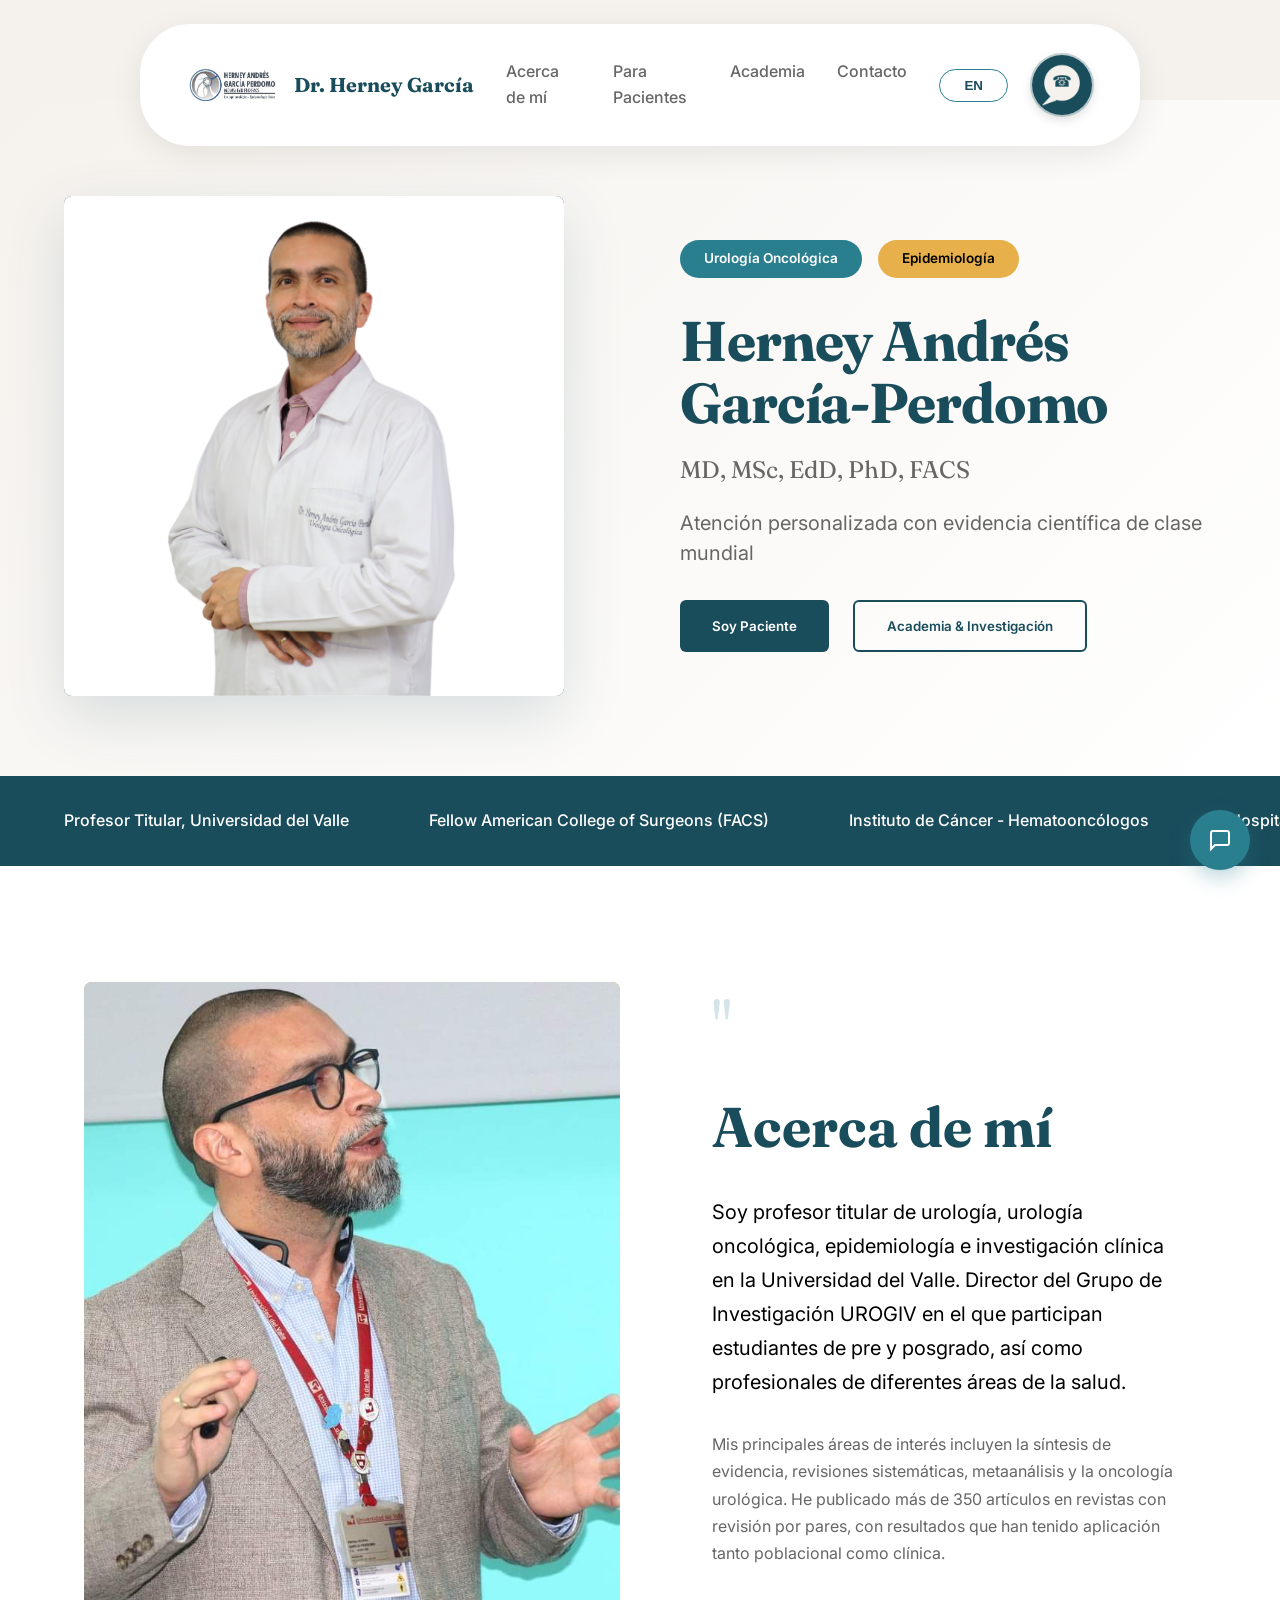
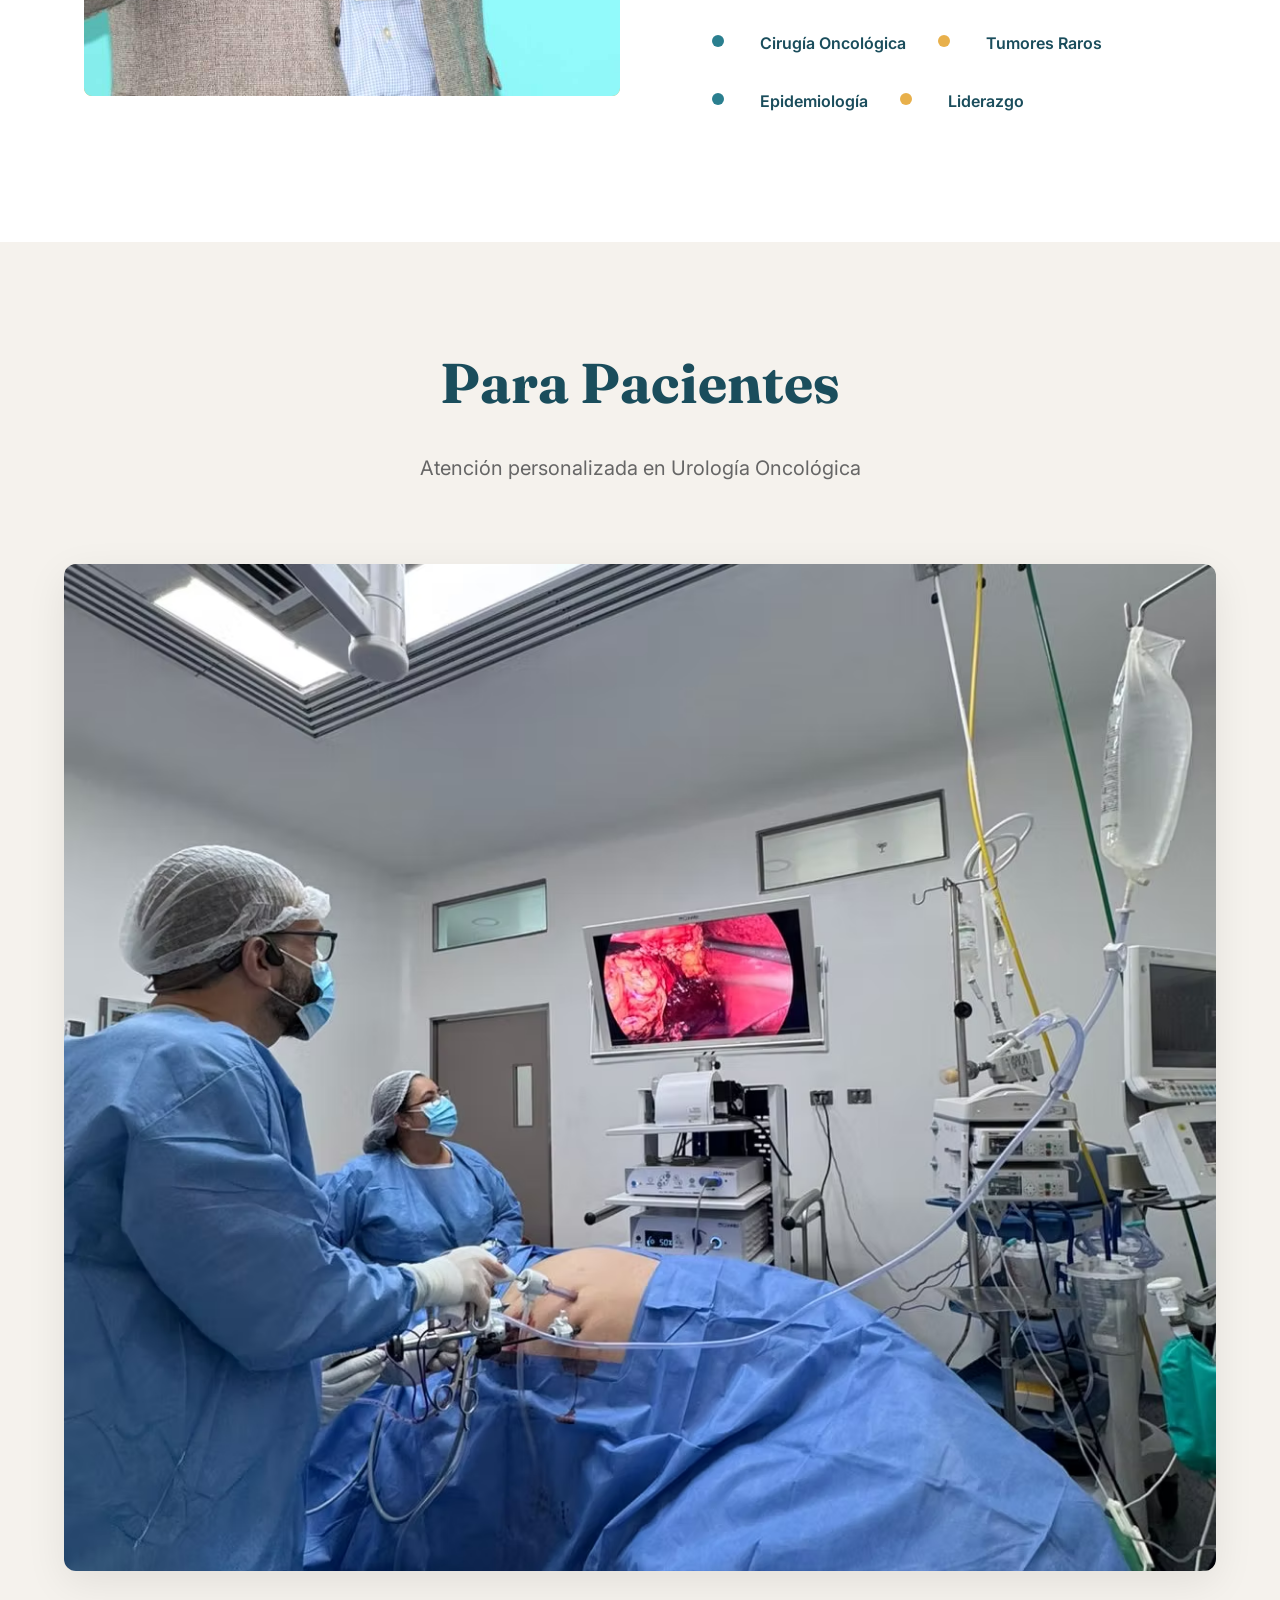
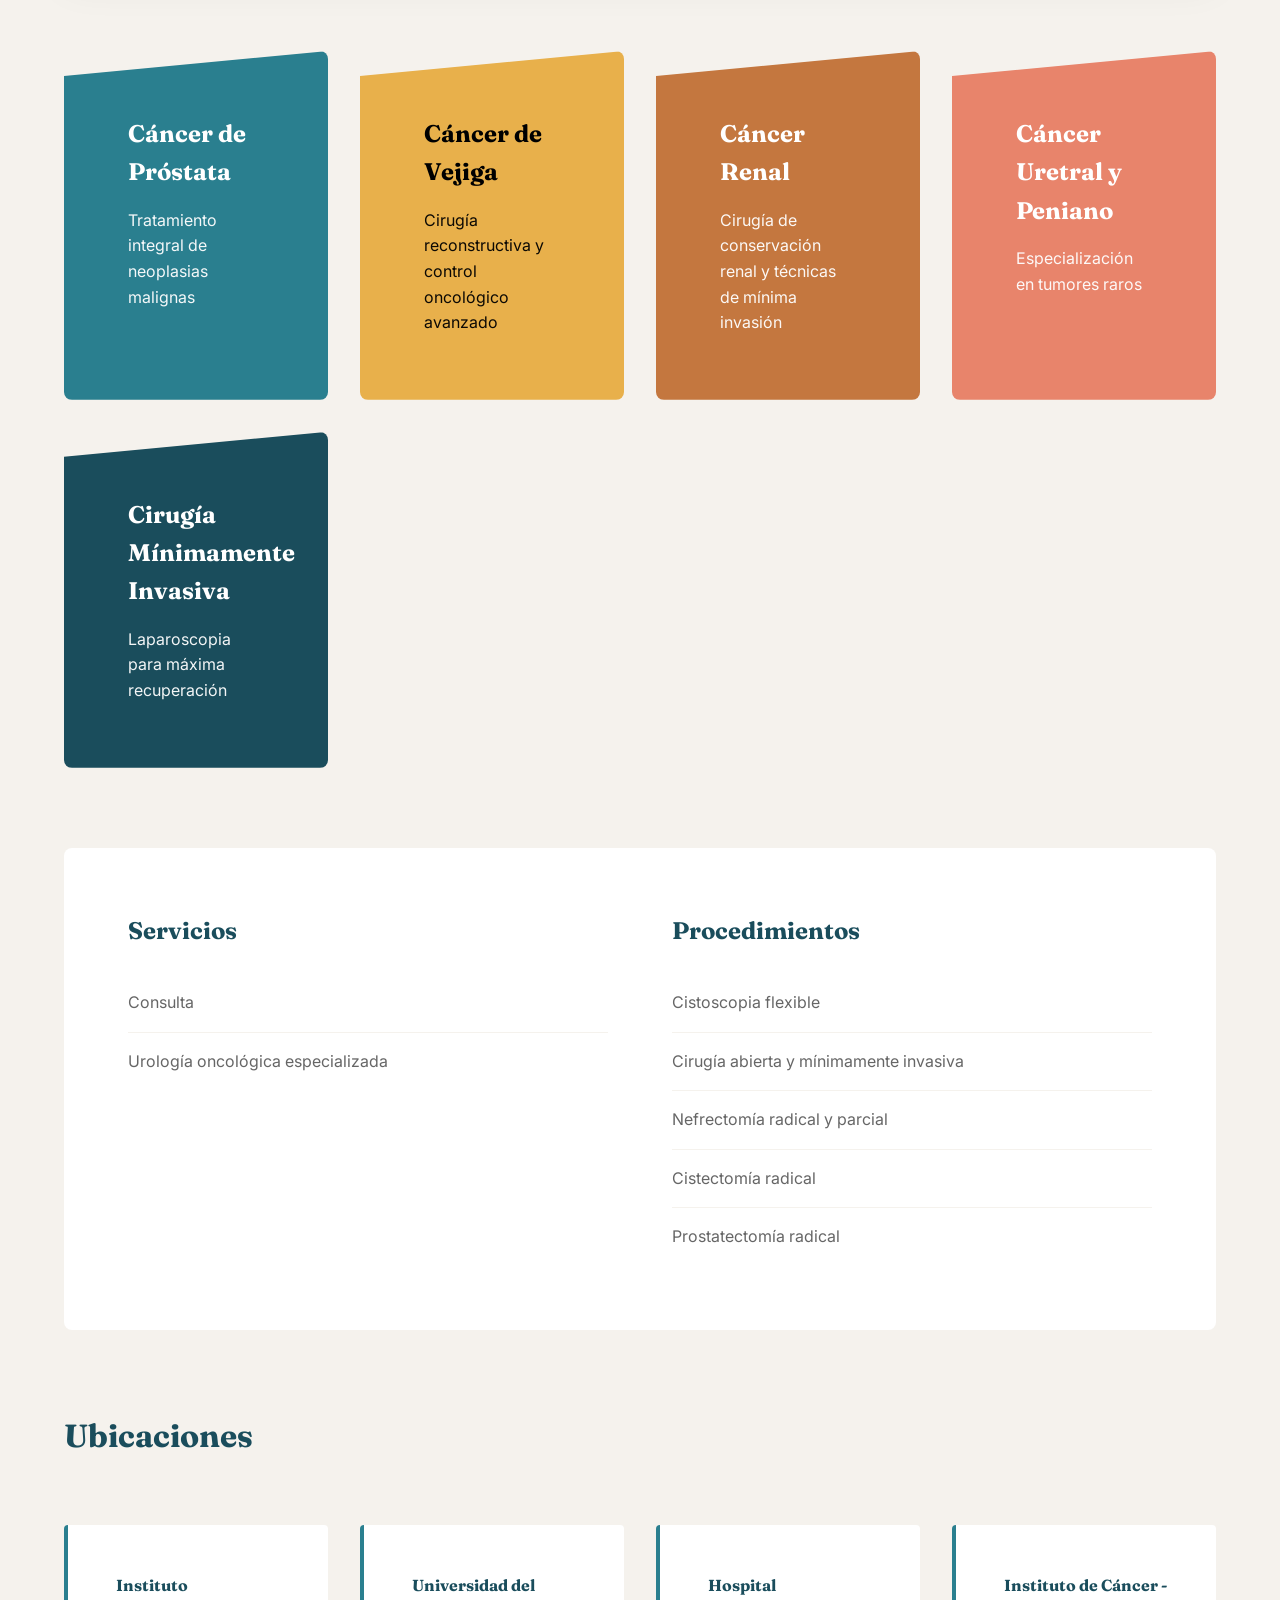
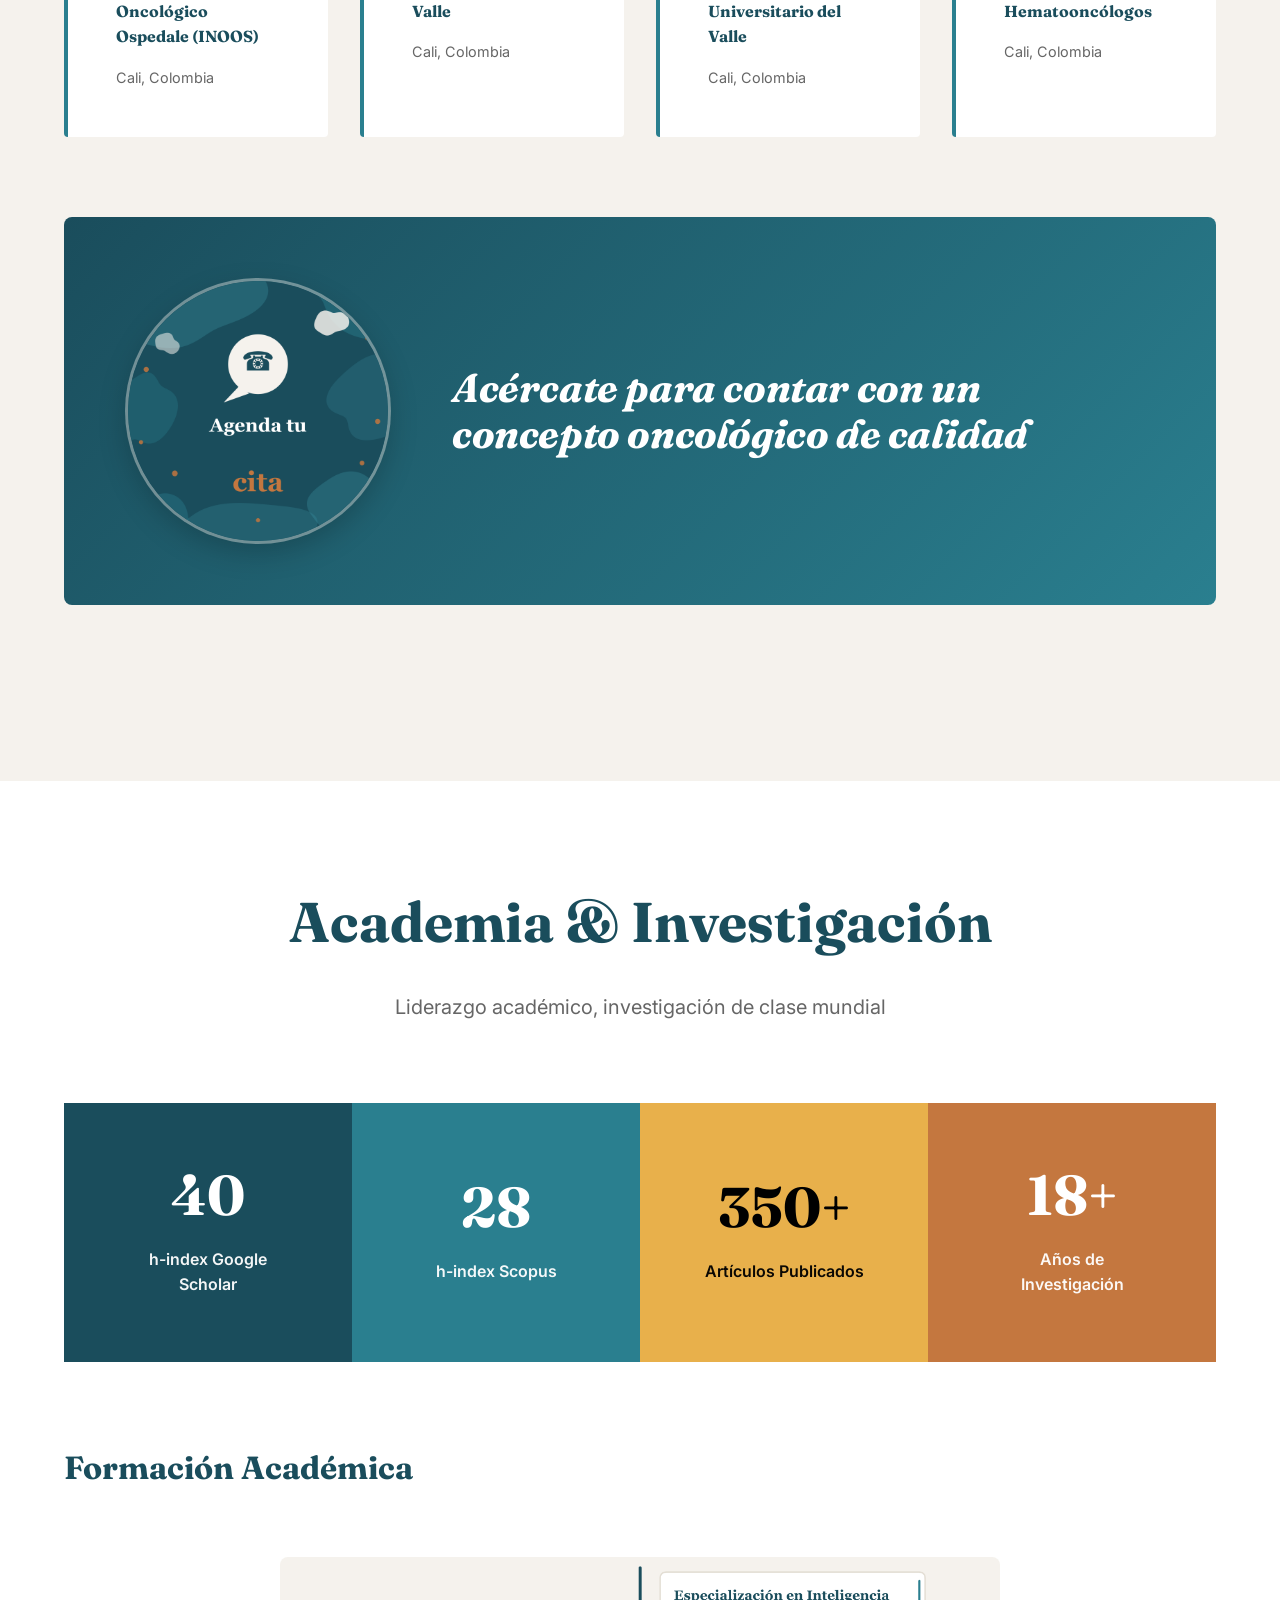
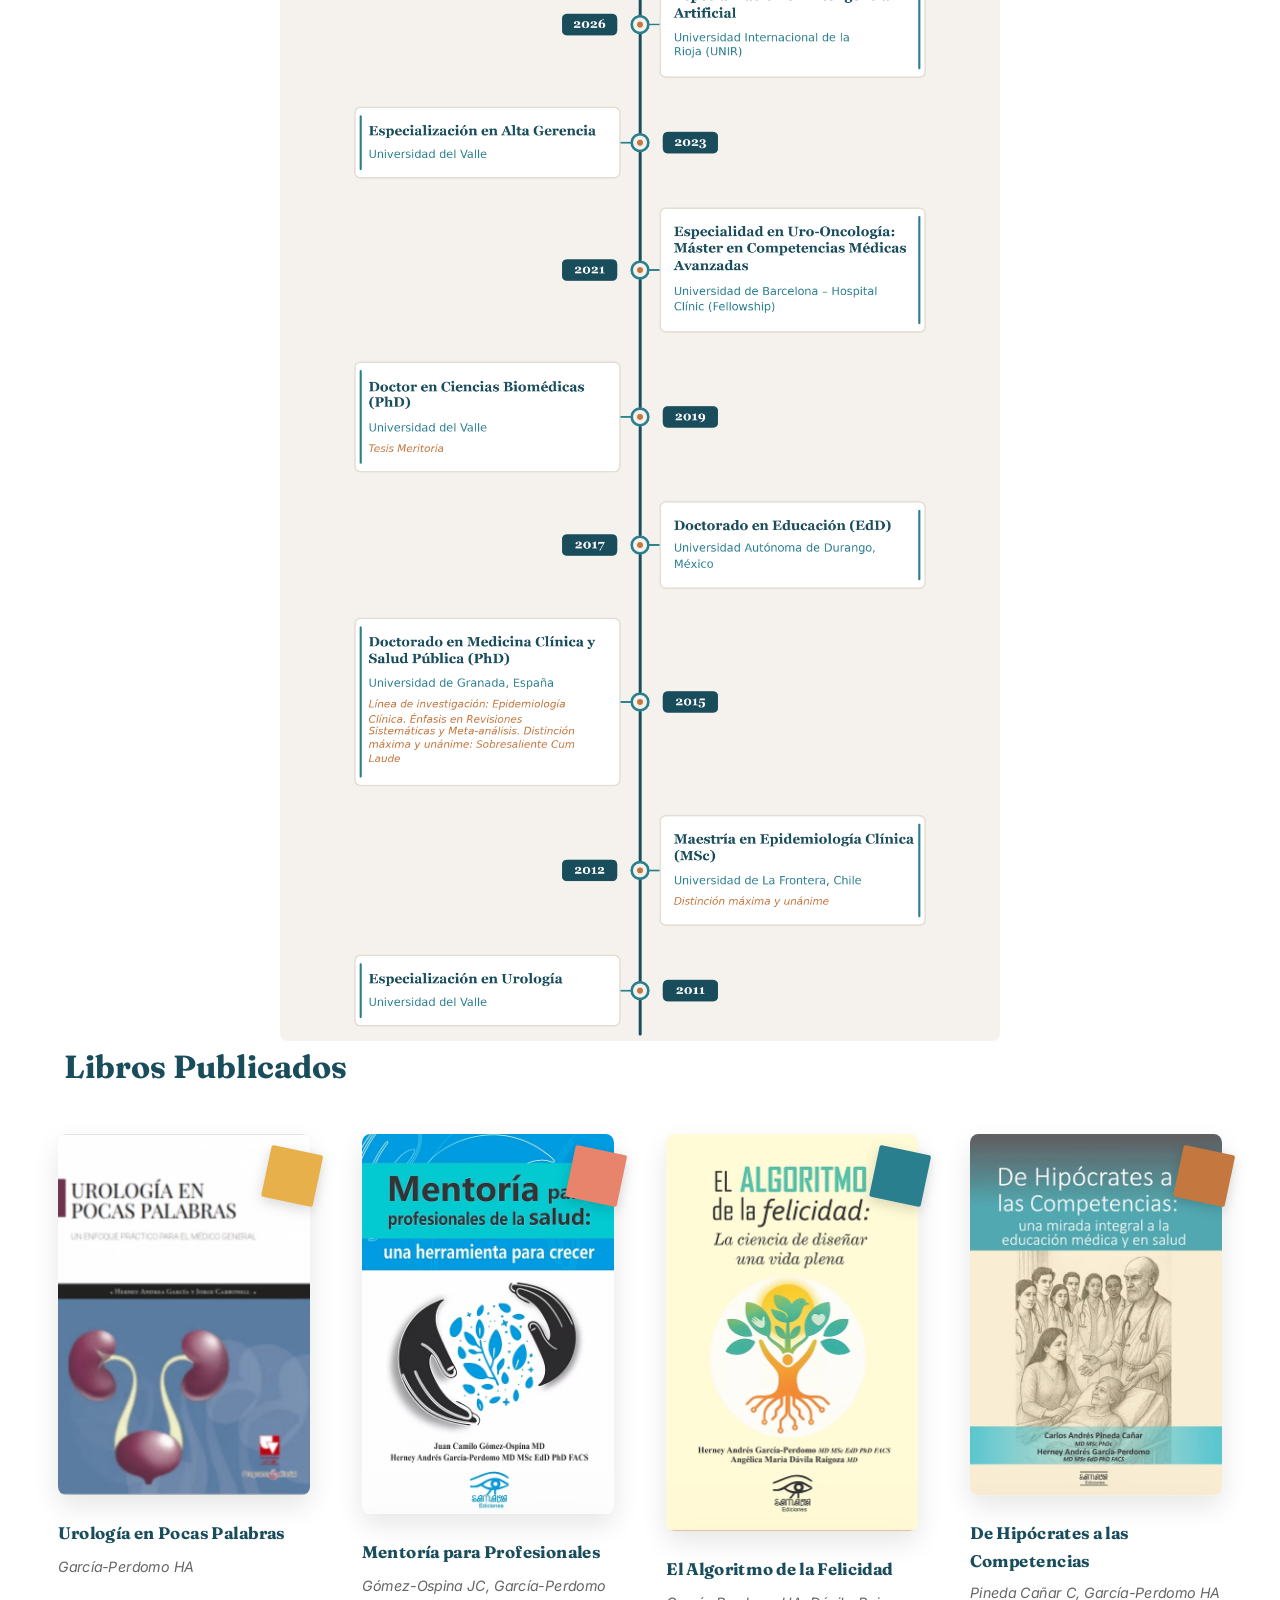
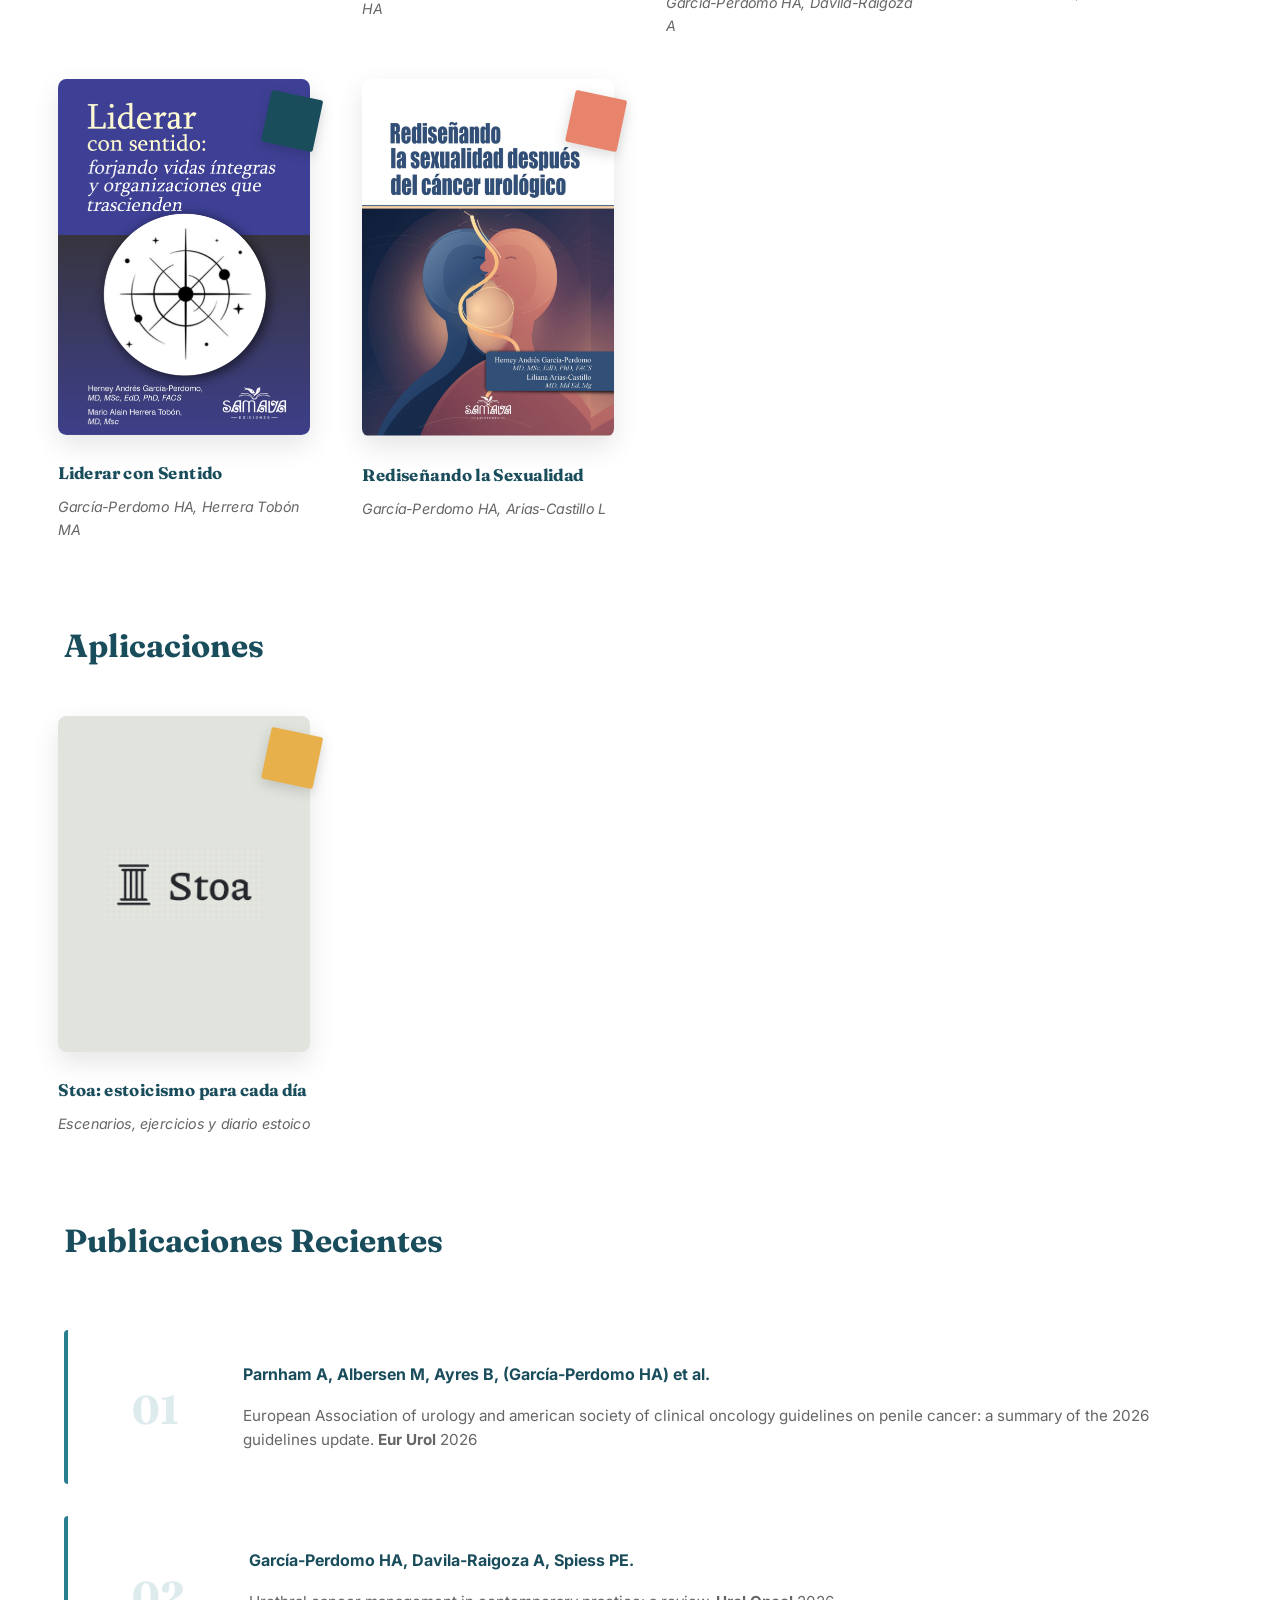
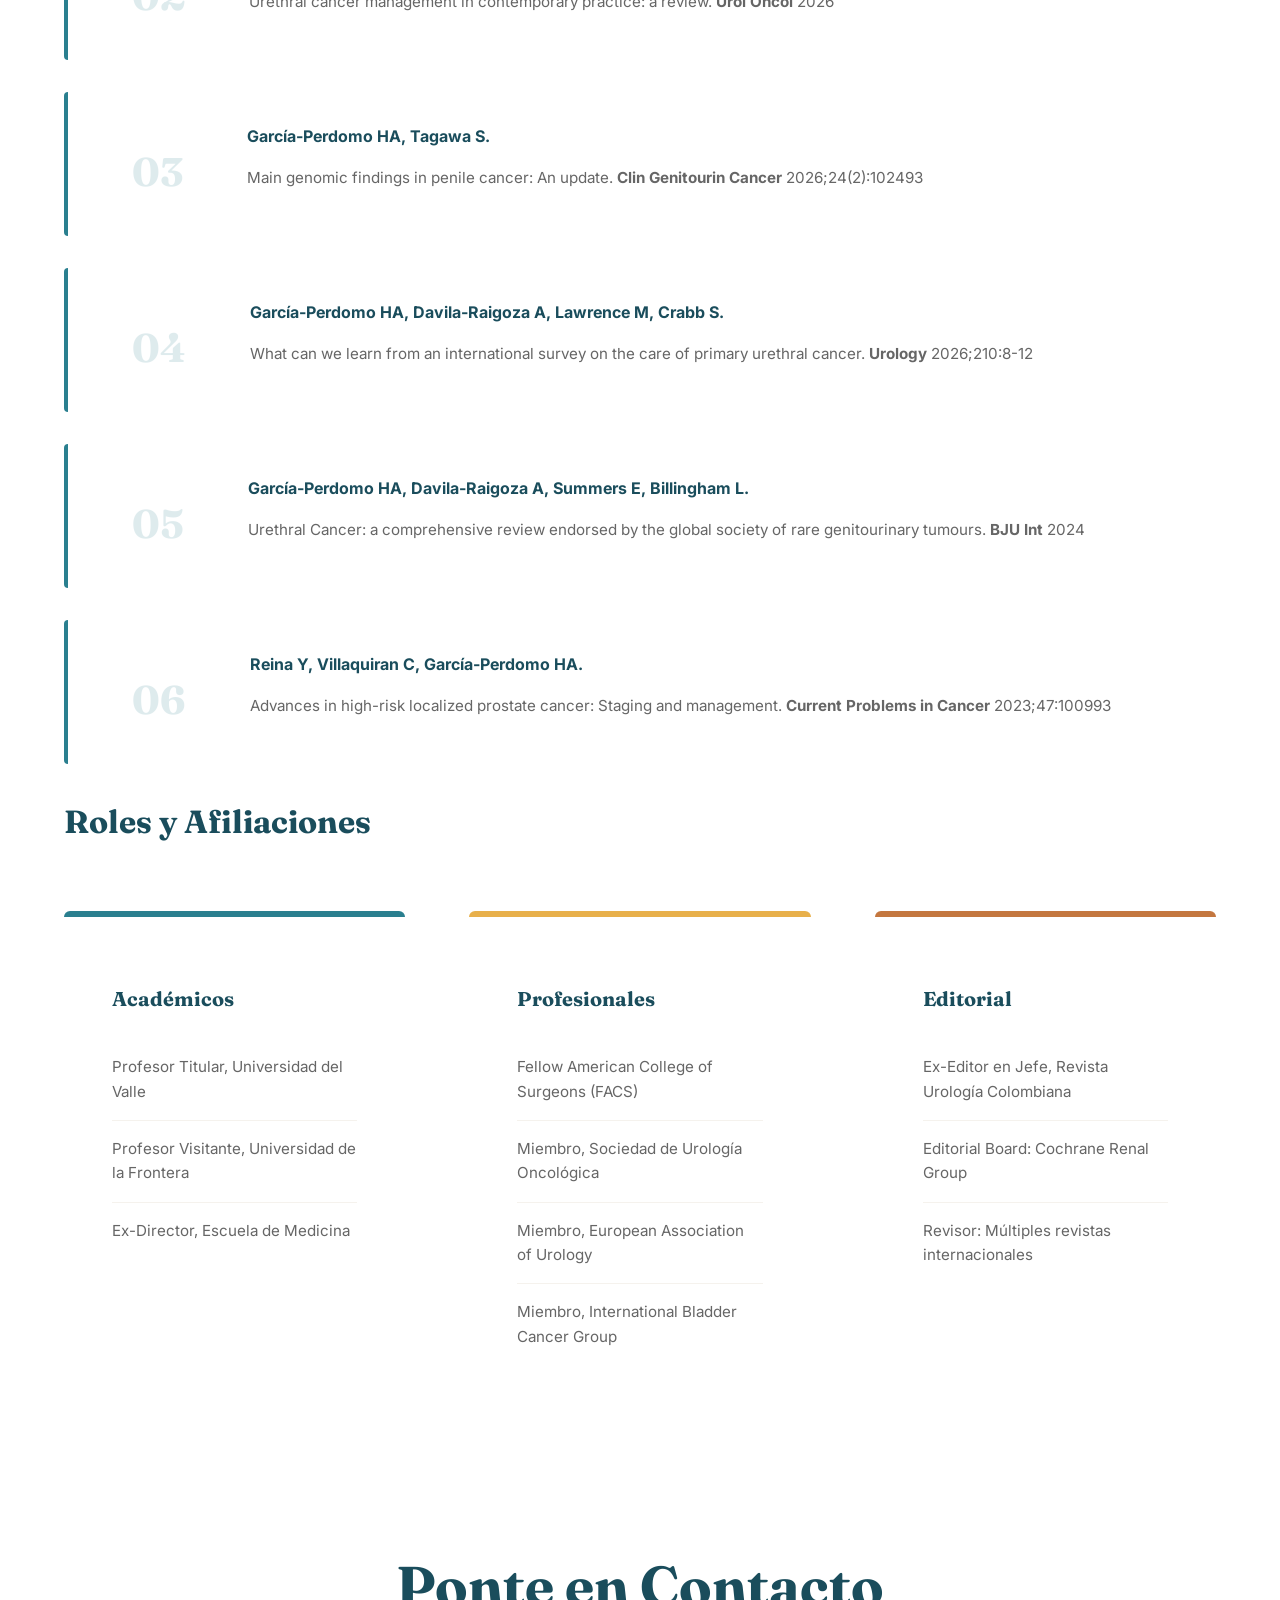
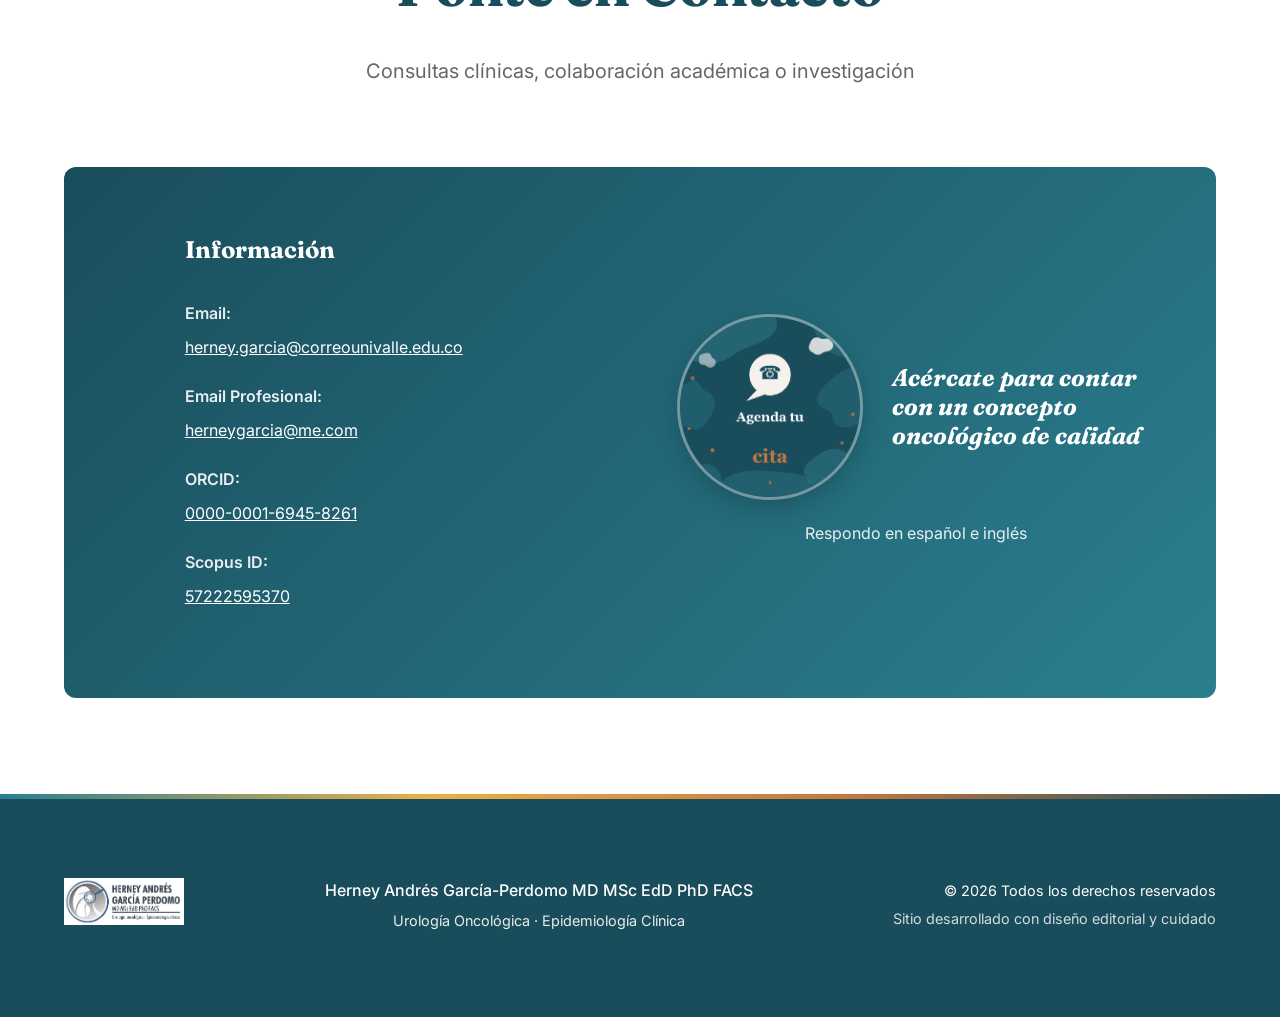
<file: index.html>
<!DOCTYPE html>
<html lang="es">

<head>
  <meta charset="UTF-8">
  <meta name="viewport" content="width=device-width, initial-scale=1.0">
  <title>Dr. Herney García-Perdomo | Urología Oncológica</title>
  <meta name="description" content="Especialista en Urología Oncológica y Epidemiología Clínica. Cali, Colombia.">

  <link rel="icon" href="favicon.ico" sizes="any">
  <link rel="icon" type="image/png" href="assets/favicon-512.png">
  <link rel="apple-touch-icon" href="assets/apple-touch-icon.png">

  <link rel="preconnect" href="https://fonts.googleapis.com">
  <link rel="preconnect" href="https://fonts.gstatic.com" crossorigin>
  <link
    href="https://fonts.googleapis.com/css2?family=Fraunces:ital,opsz,wght@0,72,600;0,72,700;1,72,700&family=Inter:wght@400;500;600&display=swap"
    rel="stylesheet">

  <link rel="stylesheet" href="styles.css?v=4">
</head>

<body lang="es">

  <!-- Floating Pill Navbar -->
  <nav class="navbar" id="navbar">
    <div class="navbar-container">
      <div class="navbar-logo">
        <img src="assets/logo.jpg" alt="Dr. Herney García-Perdomo" class="logo-mark">
        <span class="logo-text">Dr. Herney García</span>
      </div>

      <div class="navbar-menu">
        <a href="#acerca" class="nav-link" data-es="Acerca de mí" data-en="About Me"></a>
        <a href="#pacientes" class="nav-link" data-es="Para Pacientes" data-en="For Patients"></a>
        <a href="#academia" class="nav-link" data-es="Academia" data-en="Academia"></a>
        <a href="#contact" class="nav-link" data-es="Contacto" data-en="Contact"></a>
      </div>

      <div class="navbar-actions">
        <button class="lang-toggle" id="langToggle" aria-label="Cambiar idioma">
          <span class="lang-es">ES</span>
          <span class="lang-en">EN</span>
        </button>
        <a href="consulta-virtual.html" class="cta-circle-link cta-circle-nav">
          <img class="cta-circle" src="assets/cta_icon_circle.png" alt="Agenda tu cita" data-alt-es="Agenda tu cita"
            data-alt-en="Book your appointment">
        </a>
      </div>
    </div>
  </nav>

  <!-- Hero Section -->
  <section class="hero" id="hero">
    <div class="hero-container">
      <div class="hero-image">
        <div class="hero-blob">
          <img src="assets/portrait.png" alt="Dr. Herney Andrés García-Perdomo" class="hero-portrait">
        </div>
      </div>

      <div class="hero-content">
        <div class="hero-badges">
          <span class="badge" data-es="Urología Oncológica" data-en="Urologic Oncology"></span>
          <span class="badge" data-es="Epidemiología" data-en="Epidemiology"></span>
        </div>

        <h1 class="hero-title">
          <span class="title-line">Herney Andrés</span>
          <span class="title-line">García-Perdomo</span>
          <span class="hero-credentials">MD, MSc, EdD, PhD, FACS</span>
        </h1>

        <p class="hero-tagline" data-es="Atención personalizada con evidencia científica de clase mundial"
          data-en="Personalized care backed by world-class scientific evidence"></p>

        <div class="hero-buttons">
          <button class="btn btn-primary" id="btnPatients" data-es="Soy Paciente" data-en="I'm a Patient"></button>
          <button class="btn btn-secondary" id="btnAcademia" data-es="Academia & Investigación"
            data-en="Academia & Research"></button>
        </div>
      </div>
    </div>

    <!-- Floating Contact Button -->
    <a href="mailto:herney.garcia@correounivalle.edu.co?subject=Contacto&body=Hola%20Dr.%20García,%20me%20gustaría%20comunicarme%20contigo"
      class="floating-whatsapp">
      <span class="sr-only" data-es="Escribir un correo" data-en="Send an email"></span>
      <svg width="24" height="24" viewBox="0 0 24 24" fill="none" stroke="currentColor" stroke-width="2" aria-hidden="true">
        <path d="M21 15a2 2 0 0 1-2 2H7l-4 4V5a2 2 0 0 1 2-2h14a2 2 0 0 1 2 2z"></path>
      </svg>
    </a>
  </section>

  <!-- Affiliations Marquee -->
  <section class="affiliations-marquee">
    <div class="marquee-container">
      <div class="marquee-content" id="marqueeContent">
        <span data-es="Profesor Titular, Universidad del Valle" data-en="Full Professor, Universidad del Valle"></span>
        <span data-es="Fellow American College of Surgeons (FACS)"
          data-en="Fellow American College of Surgeons (FACS)"></span>
        <span data-es="Instituto de Cáncer - Hematooncólogos" data-en="Instituto de Cáncer - Hematooncólogos"></span>
        <span data-es="Hospital Universitario del Valle" data-en="Hospital Universitario del Valle"></span>
        <span data-es="Instituto Oncológico Ospedale (INOOS)" data-en="Instituto Oncológico Ospedale (INOOS)"></span>
      </div>
    </div>
  </section>

  <!-- About Section -->
  <section class="section about" id="acerca">
    <div class="about-container">
      <div class="about-visual">
        <div class="about-frame">
          <img src="assets/about-portrait.jpg" alt="Dr. Herney García" class="about-image">
        </div>
      </div>

      <div class="about-content">
        <div class="about-mark">"</div>
        <h2 class="section-title" data-es="Acerca de mí" data-en="About Me"></h2>
        <p class="about-bio"
          data-es="Soy profesor titular de urología, urología oncológica, epidemiología e investigación clínica en la Universidad del Valle. Director del Grupo de Investigación UROGIV en el que participan estudiantes de pre y posgrado, así como profesionales de diferentes áreas de la salud."
          data-en="I am a full professor of urology, urologic oncology, epidemiology, and clinical research at Universidad del Valle. I direct the UROGIV Research Group, where undergraduate and graduate students work alongside healthcare professionals from different fields.">
        </p>
        <p class="about-bio-extended"
          data-es="Mis principales áreas de interés incluyen la síntesis de evidencia, revisiones sistemáticas, metaanálisis y la oncología urológica. He publicado más de 350 artículos en revistas con revisión por pares, con resultados que han tenido aplicación tanto poblacional como clínica."
          data-en="My main areas of interest include evidence synthesis, systematic reviews, meta-analyses, and urologic oncology. I have published more than 350 peer-reviewed articles, with findings applied at both the population and clinical level.">
        </p>

        <div class="trajectory-dots">
          <div class="trajectory-dot">
            <span class="dot-label" data-es="Cirugía Oncológica" data-en="Oncologic Surgery"></span>
          </div>
          <div class="trajectory-dot">
            <span class="dot-label" data-es="Tumores Raros" data-en="Rare Tumors"></span>
          </div>
          <div class="trajectory-dot">
            <span class="dot-label" data-es="Epidemiología" data-en="Epidemiology"></span>
          </div>
          <div class="trajectory-dot">
            <span class="dot-label" data-es="Liderazgo" data-en="Leadership"></span>
          </div>
        </div>
      </div>
    </div>
  </section>

  <!-- Patients Section -->
  <section class="section patients" id="pacientes">
    <div class="section-header">
      <h2 class="section-title" data-es="Para Pacientes" data-en="For Patients"></h2>
      <p class="section-subtitle" data-es="Atención personalizada en Urología Oncológica"
        data-en="Personalized Urologic Oncology Care"></p>
    </div>

    <div class="section-content">
      <!-- Surgery Visual -->
      <div class="surgery-showcase">
        <img src="assets/surgery.avif" alt="En quirófano" class="surgery-image">
      </div>

      <!-- Conditions Grid - Diagonal Cut Cards -->
      <div class="conditions-grid">
        <div class="condition-card condition-1">
          <h3 data-es="Cáncer de Próstata" data-en="Prostate Cancer"></h3>
          <p data-es="Tratamiento integral de neoplasias malignas" data-en="Comprehensive treatment of malignancies">
          </p>
        </div>
        <div class="condition-card condition-2">
          <h3 data-es="Cáncer de Vejiga" data-en="Bladder Cancer"></h3>
          <p data-es="Cirugía reconstructiva y control oncológico avanzado"
            data-en="Reconstructive surgery and advanced oncologic control"></p>
        </div>
        <div class="condition-card condition-3">
          <h3 data-es="Cáncer Renal" data-en="Kidney Cancer"></h3>
          <p data-es="Cirugía de conservación renal y técnicas de mínima invasión"
            data-en="Nephron-sparing surgery and minimally invasive techniques"></p>
        </div>
        <div class="condition-card condition-4">
          <h3 data-es="Cáncer Uretral y Peniano" data-en="Urethral & Penile Cancer"></h3>
          <p data-es="Especialización en tumores raros" data-en="Specialized care for rare tumors"></p>
        </div>
        <div class="condition-card condition-5">
          <h3 data-es="Cirugía Mínimamente Invasiva" data-en="Minimally Invasive Surgery"></h3>
          <p data-es="Laparoscopia para máxima recuperación" data-en="Laparoscopic techniques for optimal recovery"></p>
        </div>
      </div>

      <!-- Services & Procedures Panel -->
      <div class="services-panel">
        <div class="services-column">
          <h3 data-es="Servicios" data-en="Services"></h3>
          <ul class="services-list">
            <li data-es="Consulta" data-en="Consultation"></li>
            <li data-es="Urología oncológica especializada" data-en="Specialized urologic oncology"></li>
          </ul>
        </div>
        <div class="services-column">
          <h3 data-es="Procedimientos" data-en="Procedures"></h3>
          <ul class="procedures-list">
            <li data-es="Cistoscopia flexible" data-en="Flexible cystoscopy"></li>
            <li data-es="Cirugía abierta y mínimamente invasiva" data-en="Open and minimally invasive surgery"></li>
            <li data-es="Nefrectomía radical y parcial" data-en="Radical and partial nephrectomy"></li>
            <li data-es="Cistectomía radical" data-en="Radical cystectomy"></li>
            <li data-es="Prostatectomía radical" data-en="Radical prostatectomy"></li>
          </ul>
        </div>
      </div>

      <!-- Clinics Grid -->
      <div class="clinics-section">
        <h3 data-es="Ubicaciones" data-en="Locations"></h3>
        <div class="clinics-grid">
          <div class="clinic-card">
            <h4 data-es="Instituto Oncológico Ospedale (INOOS)" data-en="Instituto Oncológico Ospedale (INOOS)"></h4>
            <p data-es="Cali, Colombia" data-en="Cali, Colombia"></p>
          </div>
          <div class="clinic-card">
            <h4 data-es="Universidad del Valle" data-en="Universidad del Valle"></h4>
            <p data-es="Cali, Colombia" data-en="Cali, Colombia"></p>
          </div>
          <div class="clinic-card">
            <h4 data-es="Hospital Universitario del Valle" data-en="Hospital Universitario del Valle"></h4>
            <p data-es="Cali, Colombia" data-en="Cali, Colombia"></p>
          </div>
          <div class="clinic-card">
            <h4 data-es="Instituto de Cáncer - Hematooncólogos" data-en="Instituto de Cáncer - Hematooncólogos"></h4>
            <p data-es="Cali, Colombia" data-en="Cali, Colombia"></p>
          </div>
        </div>
      </div>

      <!-- Patient CTA -->
      <div class="patient-cta">
        <a href="consulta-virtual.html" class="cta-circle-link">
          <img class="cta-circle" src="assets/cta_es_circle.png" alt="Agenda tu cita"
            data-src-es="assets/cta_es_circle.png" data-src-en="assets/cta_en_circle.png" data-alt-es="Agenda tu cita"
            data-alt-en="Book your appointment">
        </a>
        <p class="patient-cta-phrase" data-es="Acércate para contar con un concepto oncológico de calidad"
          data-en="Reach out for a quality oncologic assessment"></p>
      </div>
    </div>
  </section>

  <!-- Academia Section -->
  <section class="section academia" id="academia">
    <div class="section-header">
      <h2 class="section-title" data-es="Academia & Investigación" data-en="Academia & Research"></h2>
      <p class="section-subtitle" data-es="Liderazgo académico, investigación de clase mundial"
        data-en="Academic leadership, world-class research"></p>
    </div>

    <div class="section-content">
      <!-- Research Metrics - Full Bleed Bands -->
      <div class="research-metrics">
        <div class="metric-band metric-1">
          <div class="metric-value">40</div>
          <div class="metric-label" data-es="h-index Google Scholar" data-en="h-index Google Scholar"></div>
        </div>
        <div class="metric-band metric-2">
          <div class="metric-value">28</div>
          <div class="metric-label" data-es="h-index Scopus" data-en="h-index Scopus"></div>
        </div>
        <div class="metric-band metric-3">
          <div class="metric-value">350+</div>
          <div class="metric-label" data-es="Artículos Publicados" data-en="Published Articles"></div>
        </div>
        <div class="metric-band metric-4">
          <div class="metric-value">18+</div>
          <div class="metric-label" data-es="Años de Investigación" data-en="Years of Research"></div>
        </div>
      </div>

      <!-- Education Timeline - Image -->
      <div class="education-section">
        <h3 data-es="Formación Académica" data-en="Formal Education"></h3>
        <div class="education-timeline-image">
          <img id="educationTimelineImg" src="assets/timeline_es.png" alt="Formación Académica" />
        </div>
      </div>

      <!-- Books Section - Fanned Cards -->
      <div class="books-section">
        <h3 data-es="Libros Publicados" data-en="Published Books"></h3>
        <div class="books-grid">
          <a href="https://libros.univalle.edu.co/index.php/programaeditorial/catalog/book/65" target="_blank"
            rel="noopener" class="book-card book-1">
            <div class="book-cover">
              <img src="assets/urologia.png" alt="Urología en Pocas Palabras" loading="lazy">
            </div>
            <div class="book-tag"></div>
            <div class="book-info">
              <h4 data-es="Urología en Pocas Palabras" data-en="Urology in a Nutshell"></h4>
              <p class="book-author">García-Perdomo HA</p>
            </div>
          </a>
          <a href="https://figshare.com/articles/book/Mentoria_para_profesionales_de_la_salud_Una_herramienta_para_crecer/25604952"
            target="_blank" rel="noopener" class="book-card book-2">
            <div class="book-cover">
              <img src="assets/mentoria.png" alt="Mentoría" loading="lazy">
            </div>
            <div class="book-tag"></div>
            <div class="book-info">
              <h4 data-es="Mentoría para Profesionales" data-en="Mentoring for Professionals"></h4>
              <p class="book-author">Gómez-Ospina JC, García-Perdomo HA</p>
            </div>
          </a>
          <a href="https://figshare.com/articles/book/El_algoritmo_de_la_felicidad_La_ciencia_de_dise_ar_una_vida_plena/29484134"
            target="_blank" rel="noopener" class="book-card book-3">
            <div class="book-cover">
              <img src="assets/felicidad.png" alt="El Algoritmo de la Felicidad" loading="lazy">
            </div>
            <div class="book-tag"></div>
            <div class="book-info">
              <h4 data-es="El Algoritmo de la Felicidad" data-en="The Algorithm of Happiness"></h4>
              <p class="book-author">García-Perdomo HA, Dávila-Raigoza A</p>
            </div>
          </a>
          <a href="https://figshare.com/articles/book/De_hipocrates_a_las_competencias_una_mirada_integral_a_la_educacion_medica_y_en_salud/31136665"
            target="_blank" rel="noopener" class="book-card book-4">
            <div class="book-cover">
              <img src="assets/hipocrates.png" alt="De Hipócrates" loading="lazy">
            </div>
            <div class="book-tag"></div>
            <div class="book-info">
              <h4 data-es="De Hipócrates a las Competencias" data-en="From Hippocrates to Competencies"></h4>
              <p class="book-author">Pineda Cañar C, García-Perdomo HA</p>
            </div>
          </a>
          <a href="https://doi.org/10.6084/m9.figshare.33111854" target="_blank" rel="noopener"
            class="book-card book-5">
            <div class="book-cover">
              <img src="assets/liderazgo.png" alt="Liderar con Sentido" loading="lazy">
            </div>
            <div class="book-tag"></div>
            <div class="book-info">
              <h4 data-es="Liderar con Sentido" data-en="Leading with Purpose"></h4>
              <p class="book-author">García-Perdomo HA, Herrera Tobón MA</p>
            </div>
          </a>
          <a href="https://doi.org/10.6084/m9.figshare.34510959" target="_blank" rel="noopener"
            class="book-card book-6">
            <div class="book-cover">
              <img src="assets/sexualidad.png" alt="Rediseñando la Sexualidad" loading="lazy">
            </div>
            <div class="book-tag"></div>
            <div class="book-info">
              <h4 data-es="Rediseñando la Sexualidad" data-en="Redesigning Sexuality"></h4>
              <p class="book-author">García-Perdomo HA, Arias-Castillo L</p>
            </div>
          </a>
        </div>
      </div>

      <!-- Apps Section - same fanned cards as the books -->
      <div class="books-section apps-section">
        <h3 data-es="Aplicaciones" data-en="Applications"></h3>
        <div class="books-grid apps-grid">
          <a href="https://herneygarcia.github.io/stoa/" target="_blank" rel="noopener" class="book-card book-1">
            <div class="book-cover app-cover">
              <img src="assets/stoa.png" alt="Stoa: estoicismo para cada día"
                data-alt-es="Stoa: estoicismo para cada día" data-alt-en="Stoa: Stoicism for every day" loading="lazy">
            </div>
            <div class="book-tag"></div>
            <div class="book-info">
              <h4 data-es="Stoa: estoicismo para cada día" data-en="Stoa: Stoicism for Every Day"></h4>
              <p class="book-author" data-es="Escenarios, ejercicios y diario estoico"
                data-en="Scenarios, exercises and a stoic journal (in Spanish)"></p>
            </div>
          </a>
        </div>
      </div>

      <!-- Publications - Numbered Magazine Style -->
      <div class="publications-section">
        <h3 data-es="Publicaciones Recientes" data-en="Recent Publications"></h3>
        <div class="publications-list">
          <div class="publication-item">
            <span class="pub-number">01</span>
            <div class="pub-content">
              <p class="publication-title">Parnham A, Albersen M, Ayres B, (García-Perdomo HA) et al.</p>
              <p class="publication-details">European Association of urology and american society of clinical oncology
                guidelines on penile cancer: a summary of the 2026 guidelines update. <strong>Eur Urol</strong> 2026</p>
            </div>
          </div>
          <div class="publication-item">
            <span class="pub-number">02</span>
            <div class="pub-content">
              <p class="publication-title">García-Perdomo HA, Davila-Raigoza A, Spiess PE.</p>
              <p class="publication-details">Urethral cancer management in contemporary practice: a review. <strong>Urol
                  Oncol</strong> 2026</p>
            </div>
          </div>
          <div class="publication-item">
            <span class="pub-number">03</span>
            <div class="pub-content">
              <p class="publication-title">García-Perdomo HA, Tagawa S.</p>
              <p class="publication-details">Main genomic findings in penile cancer: An update. <strong>Clin Genitourin
                  Cancer</strong> 2026;24(2):102493</p>
            </div>
          </div>
          <div class="publication-item">
            <span class="pub-number">04</span>
            <div class="pub-content">
              <p class="publication-title">García-Perdomo HA, Davila-Raigoza A, Lawrence M, Crabb S.</p>
              <p class="publication-details">What can we learn from an international survey on the care of primary
                urethral cancer. <strong>Urology</strong> 2026;210:8-12</p>
            </div>
          </div>
          <div class="publication-item">
            <span class="pub-number">05</span>
            <div class="pub-content">
              <p class="publication-title">García-Perdomo HA, Davila-Raigoza A, Summers E, Billingham L.</p>
              <p class="publication-details">Urethral Cancer: a comprehensive review endorsed by the global society of
                rare genitourinary tumours. <strong>BJU Int</strong> 2024</p>
            </div>
          </div>
          <div class="publication-item">
            <span class="pub-number">06</span>
            <div class="pub-content">
              <p class="publication-title">Reina Y, Villaquiran C, García-Perdomo HA.</p>
              <p class="publication-details">Advances in high-risk localized prostate cancer: Staging and management.
                <strong>Current Problems in Cancer</strong> 2023;47:100993
              </p>
            </div>
          </div>
        </div>
      </div>

      <!-- Roles & Affiliations -->
      <div class="roles-section">
        <h3 data-es="Roles y Afiliaciones" data-en="Roles & Affiliations"></h3>
        <div class="roles-grid">
          <div class="role-card role-academic">
            <div class="role-tab"></div>
            <h4 data-es="Académicos" data-en="Academic"></h4>
            <ul>
              <li data-es="Profesor Titular, Universidad del Valle" data-en="Full Professor, Universidad del Valle">
              </li>
              <li data-es="Profesor Visitante, Universidad de la Frontera"
                data-en="Visiting Professor, Universidad de la Frontera"></li>
              <li data-es="Ex-Director, Escuela de Medicina" data-en="Former Director, Escuela de Medicina"></li>
            </ul>
          </div>
          <div class="role-card role-professional">
            <div class="role-tab"></div>
            <h4 data-es="Profesionales" data-en="Professional"></h4>
            <ul>
              <li data-es="Fellow American College of Surgeons (FACS)"
                data-en="Fellow American College of Surgeons (FACS)"></li>
              <li data-es="Miembro, Sociedad de Urología Oncológica" data-en="Member, Society of Urologic Oncology">
              </li>
              <li data-es="Miembro, European Association of Urology" data-en="Member, European Association of Urology">
              </li>
              <li data-es="Miembro, International Bladder Cancer Group"
                data-en="Member, International Bladder Cancer Group"></li>
            </ul>
          </div>
          <div class="role-card role-editorial">
            <div class="role-tab"></div>
            <h4 data-es="Editorial" data-en="Editorial"></h4>
            <ul>
              <li data-es="Ex-Editor en Jefe, Revista Urología Colombiana"
                data-en="Former Editor-in-Chief, Revista Urología Colombiana"></li>
              <li data-es="Editorial Board: Cochrane Renal Group" data-en="Editorial Board: Cochrane Renal Group"></li>
              <li data-es="Revisor: Múltiples revistas internacionales"
                data-en="Reviewer: multiple international journals"></li>
            </ul>
          </div>
        </div>
      </div>
    </div>
  </section>

  <!-- Contact Section -->
  <section class="section contact" id="contact">
    <div class="contact-header">
      <h2 class="section-title" data-es="Ponte en Contacto" data-en="Get in Touch"></h2>
      <p class="section-subtitle" data-es="Consultas clínicas, colaboración académica o investigación"
        data-en="Clinical consultations, academic collaboration, or research inquiries"></p>
    </div>

    <div class="contact-container">
      <div class="contact-details">
        <h3 data-es="Información" data-en="Information"></h3>
        <div class="contact-item">
          <span data-es="Email:" data-en="Email:"></span>
          <a href="mailto:herney.garcia@correounivalle.edu.co">herney.garcia@correounivalle.edu.co</a>
        </div>
        <div class="contact-item">
          <span data-es="Email Profesional:" data-en="Professional Email:"></span>
          <a href="mailto:herneygarcia@me.com">herneygarcia@me.com</a>
        </div>
        <div class="contact-item">
          <span data-es="ORCID:" data-en="ORCID:"></span>
          <a href="https://orcid.org/0000-0001-6945-8261" target="_blank">0000-0001-6945-8261</a>
        </div>
        <div class="contact-item">
          <span data-es="Scopus ID:" data-en="Scopus ID:"></span>
          <a href="https://www.scopus.com/authid/detail.uri?authorId=57222595370" target="_blank">57222595370</a>
        </div>
      </div>

      <div class="contact-cta">
        <div class="contact-cta-row">
          <a href="consulta-virtual.html" class="cta-circle-link">
            <img class="cta-circle" src="assets/cta_es_circle.png" alt="Agenda tu cita"
              data-src-es="assets/cta_es_circle.png" data-src-en="assets/cta_en_circle.png" data-alt-es="Agenda tu cita"
              data-alt-en="Book your appointment">
          </a>
          <p class="contact-cta-phrase" data-es="Acércate para contar con un concepto oncológico de calidad"
            data-en="Reach out for a quality oncologic assessment"></p>
        </div>
        <p class="contact-note" data-es="Respondo en español e inglés" data-en="I respond in Spanish and English"></p>
      </div>
    </div>
  </section>

  <!-- Footer -->
  <footer class="footer">
    <div class="footer-stripe"></div>
    <div class="footer-content">
      <div class="footer-logo">
        <img src="assets/logo.jpg" alt="Dr. Herney García-Perdomo" class="footer-logo-img">
      </div>
      <div class="footer-center">
        <p class="footer-name">Herney Andrés García-Perdomo MD MSc EdD PhD FACS</p>
        <p class="footer-specialty" data-es="Urología Oncológica · Epidemiología Clínica"
          data-en="Urologic Oncology · Clinical Epidemiology"></p>
      </div>
      <div class="footer-right">
        <p data-es="© 2026 Todos los derechos reservados" data-en="© 2026 All rights reserved"></p>
        <p class="footer-credit" data-es="Sitio desarrollado con diseño editorial y cuidado"
          data-en="Site crafted with editorial design and care"></p>
      </div>
    </div>
  </footer>

  <script src="script.js?v=2"></script>
</body>

</html>
</file>
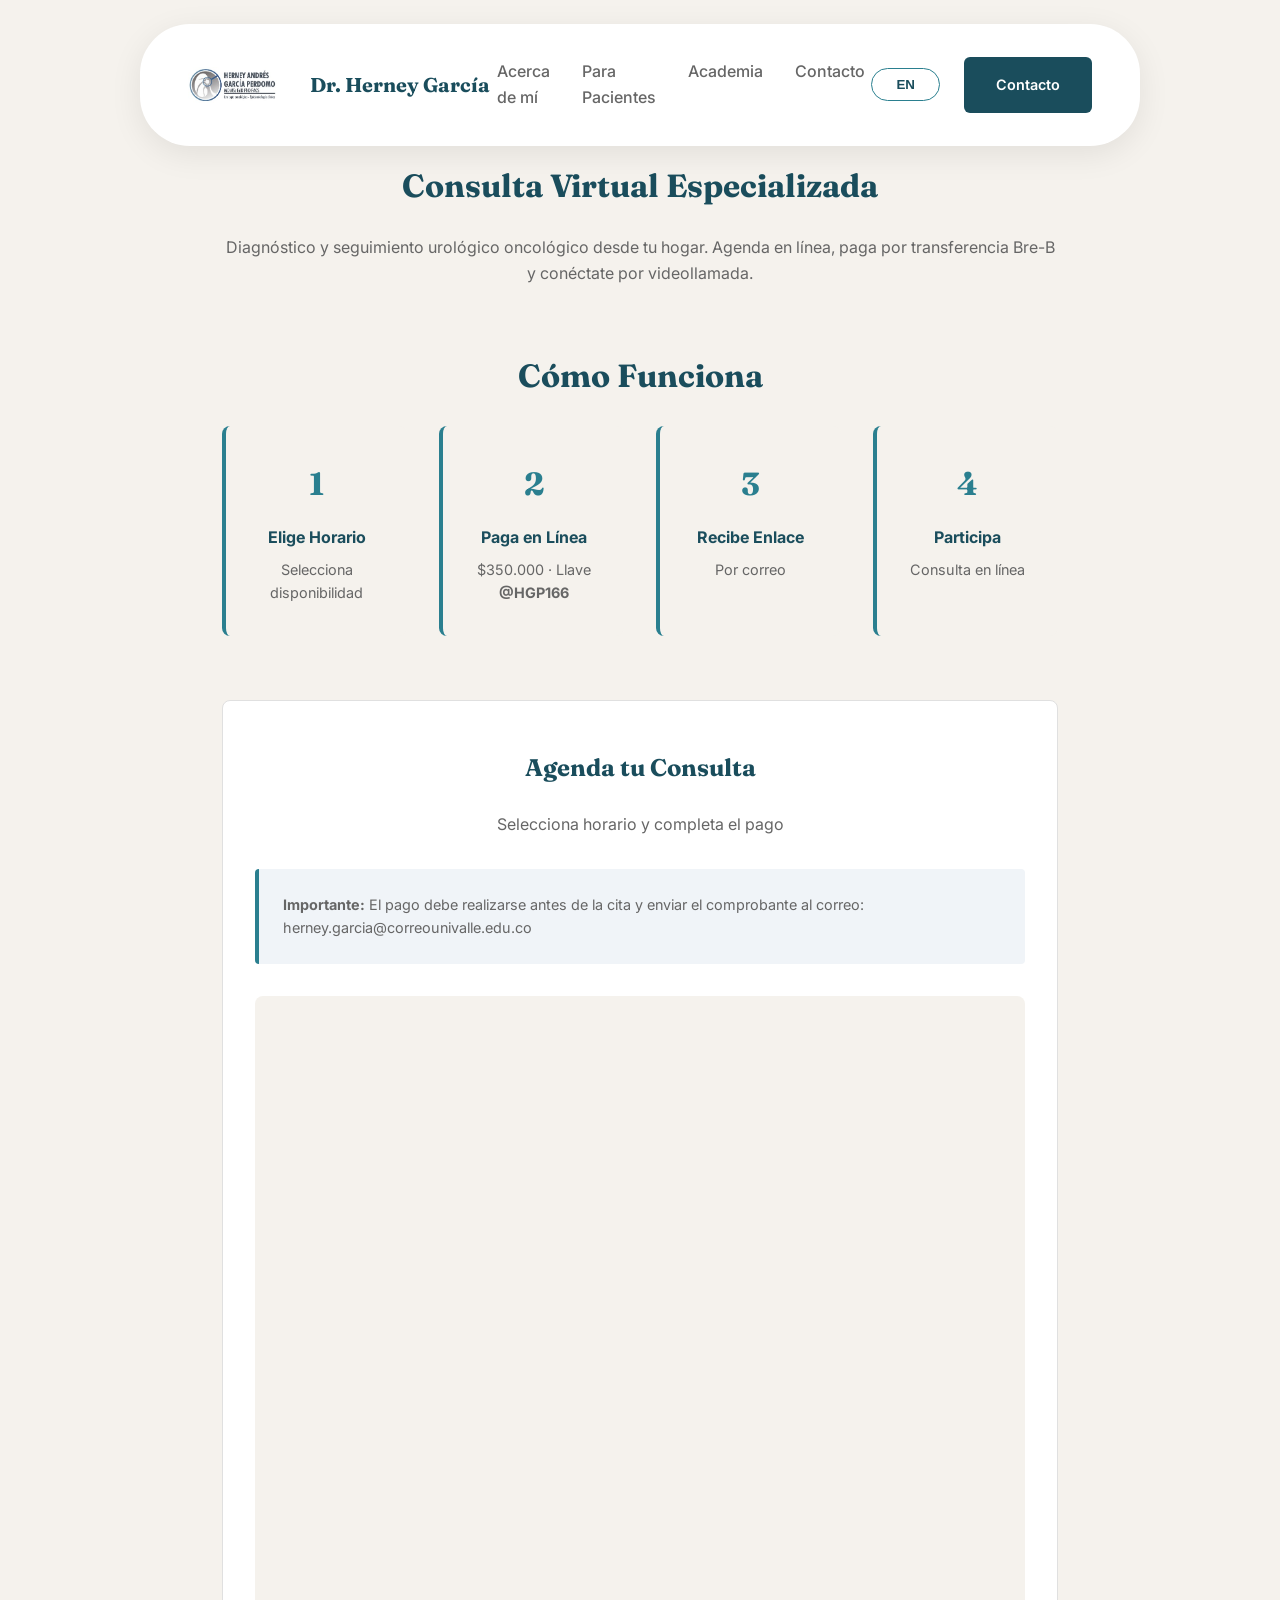
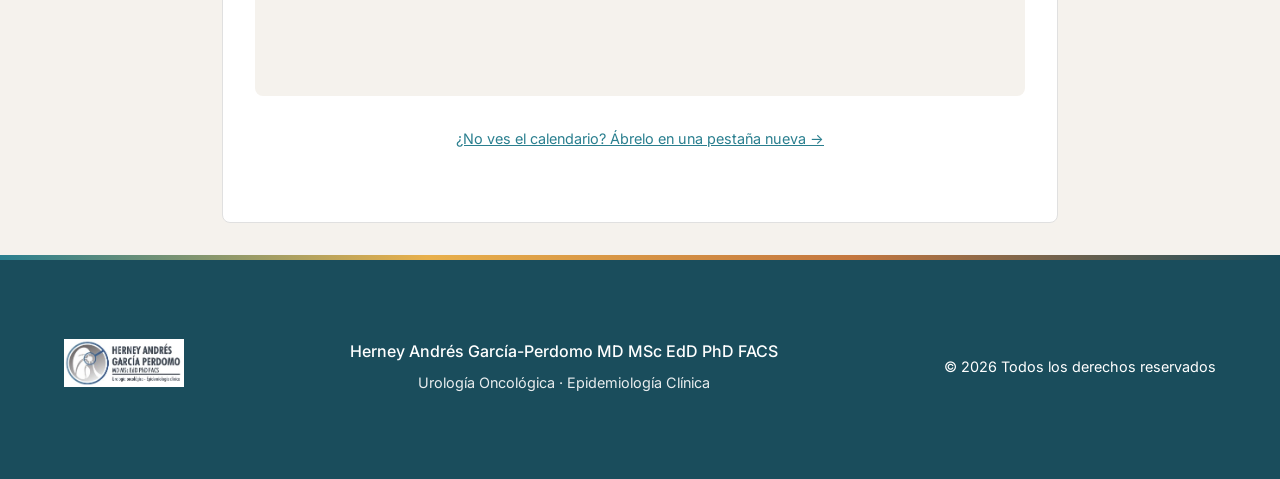
<file: consulta-virtual.html>
<!DOCTYPE html>
<html lang="es">

<head>
  <meta charset="UTF-8">
  <meta name="viewport" content="width=device-width, initial-scale=1.0">
  <title>Consulta Virtual | Dr. Herney García-Perdomo</title>

  <link rel="icon" href="favicon.ico" sizes="any">
  <link rel="icon" type="image/png" href="assets/favicon-512.png">
  <link rel="apple-touch-icon" href="assets/apple-touch-icon.png">

  <link rel="preconnect" href="https://fonts.googleapis.com">
  <link rel="preconnect" href="https://fonts.gstatic.com" crossorigin>
  <link
    href="https://fonts.googleapis.com/css2?family=Fraunces:opsz,wght@72,600;72,700&family=Inter:wght@400;500;600&display=swap"
    rel="stylesheet">

  <link rel="stylesheet" href="styles.css?v=4">
  <style>
    .virt-section {
      max-width: 900px;
      margin: 0 auto;
      padding: var(--spacing-lg) var(--spacing-lg);
    }

    /* El logo y el nombre viven dentro de un <a> propio: el gap de .navbar-logo
       no les aplica, hay que darselo aqui */
    .navbar-logo>a {
      gap: var(--spacing-lg);
    }

    /* El navbar es position:fixed — la primera sección debe dejarle espacio */
    .virt-section:first-of-type {
      padding-top: 160px;
    }

    .virt-title {
      font-family: Fraunces, serif;
      font-size: 2rem;
      color: var(--color-navy);
      text-align: center;
      margin-bottom: var(--spacing-md);
    }

    .virt-subtitle {
      color: var(--color-gray);
      text-align: center;
      margin-bottom: 0;
      line-height: 1.6;
    }

    .virt-steps {
      display: grid;
      grid-template-columns: repeat(auto-fit, minmax(180px, 1fr));
      gap: var(--spacing-lg);
    }

    .virt-step {
      background: var(--color-cream);
      padding: var(--spacing-lg);
      border-radius: 8px;
      border-left: 4px solid var(--color-teal);
      text-align: center;
    }

    .virt-step-num {
      font-family: Fraunces, serif;
      font-size: 2rem;
      font-weight: 700;
      color: var(--color-teal);
      margin-bottom: var(--spacing-sm);
    }

    .virt-step h3 {
      font-size: 1rem;
      color: var(--color-navy);
      margin-bottom: var(--spacing-xs);
    }

    .virt-step p {
      font-size: 0.9rem;
      color: var(--color-gray);
    }

    .virt-box {
      background: var(--color-white);
      border: 1px solid #e0e0e0;
      border-radius: 8px;
      padding: var(--spacing-xl) var(--spacing-lg);
    }

    .virt-box h2 {
      font-family: Fraunces, serif;
      font-size: 1.5rem;
      color: var(--color-navy);
      text-align: center;
      margin-bottom: var(--spacing-md);
    }

    .virt-box p {
      text-align: center;
      color: var(--color-gray);
      margin-bottom: var(--spacing-md);
    }

    .virt-note {
      background: #f0f4f8;
      border-left: 4px solid var(--color-teal);
      padding: var(--spacing-md);
      margin: var(--spacing-lg) 0;
      border-radius: 4px;
      font-size: 0.9rem;
      color: var(--color-gray);
    }

    @media (max-width: 768px) {
      .virt-section:first-of-type {
        padding-top: 175px;
      }

      .virt-title {
        font-size: 1.5rem;
      }

      .virt-step-num {
        font-size: 1.5rem;
      }

      .virt-box {
        padding: var(--spacing-lg);
      }
    }
  </style>
</head>

<body lang="es">

  <!-- Navbar -->
  <nav class="navbar" id="navbar">
    <div class="navbar-container">
      <div class="navbar-logo">
        <a href="index.html" style="display: flex; align-items: center; text-decoration: none; color: inherit;">
          <img src="assets/logo.jpg" alt="Dr. Herney García-Perdomo" class="logo-mark">
          <span class="logo-text">Dr. Herney García</span>
        </a>
      </div>

      <div class="navbar-menu">
        <a href="index.html#acerca" class="nav-link"><span class="es-only">Acerca de mí</span><span class="en-only"
            style="display:none;">About Me</span></a>
        <a href="index.html#pacientes" class="nav-link"><span class="es-only">Para Pacientes</span><span class="en-only"
            style="display:none;">For Patients</span></a>
        <a href="index.html#academia" class="nav-link"><span class="es-only">Academia</span><span class="en-only"
            style="display:none;">Academia</span></a>
        <a href="index.html#contact" class="nav-link"><span class="es-only">Contacto</span><span class="en-only"
            style="display:none;">Contact</span></a>
      </div>

      <div class="navbar-actions">
        <button class="lang-toggle" id="langToggle" aria-label="Cambiar idioma">
          <span class="lang-es">ES</span>
          <span class="lang-en">EN</span>
        </button>
        <a href="mailto:herney.garcia@correounivalle.edu.co?subject=Consulta%20Virtual" class="btn btn-cta"><span
            class="es-only">Contacto</span><span class="en-only" style="display:none;">Contact</span></a>
      </div>
    </div>
  </nav>

  <!-- Intro -->
  <section class="virt-section">
    <h1 class="virt-title">
      <span class="es-only">Consulta Virtual Especializada</span>
      <span class="en-only" style="display:none;">Specialized Virtual Consultation</span>
    </h1>
    <p class="virt-subtitle">
      <span class="es-only">Diagnóstico y seguimiento urológico oncológico desde tu hogar. Agenda en línea, paga por
        transferencia Bre-B y conéctate por videollamada.</span>
      <span class="en-only" style="display:none;">Urologic oncology diagnosis and follow-up from home. Book online, pay
        by Bre-B transfer, and join by video call.</span>
    </p>
  </section>

  <!-- How It Works -->
  <section class="virt-section">
    <h2 class="virt-title">
      <span class="es-only">Cómo Funciona</span>
      <span class="en-only" style="display:none;">How It Works</span>
    </h2>
    <div class="virt-steps">
      <div class="virt-step">
        <div class="virt-step-num">1</div>
        <h3><span class="es-only">Elige Horario</span><span class="en-only" style="display:none;">Choose Time</span>
        </h3>
        <p><span class="es-only">Selecciona disponibilidad</span><span class="en-only" style="display:none;">Select
            slot</span></p>
      </div>
      <div class="virt-step">
        <div class="virt-step-num">2</div>
        <h3><span class="es-only">Paga en Línea</span><span class="en-only" style="display:none;">Pay Online</span></h3>
        <p><span class="es-only">$350.000 &middot; Llave <strong>@HGP166</strong></span><span class="en-only"
            style="display:none;">USD $125 &middot; Key <strong>@HGP166</strong></span></p>
      </div>
      <div class="virt-step">
        <div class="virt-step-num">3</div>
        <h3><span class="es-only">Recibe Enlace</span><span class="en-only" style="display:none;">Get Link</span></h3>
        <p><span class="es-only">Por correo</span><span class="en-only" style="display:none;">By email</span></p>
      </div>
      <div class="virt-step">
        <div class="virt-step-num">4</div>
        <h3><span class="es-only">Participa</span><span class="en-only" style="display:none;">Join</span></h3>
        <p><span class="es-only">Consulta en línea</span><span class="en-only" style="display:none;">Virtual call</span>
        </p>
      </div>
    </div>
  </section>

  <!-- Cal.com -->
  <section class="virt-section">
    <div class="virt-box">
      <h2>
        <span class="es-only">Agenda tu Consulta</span>
        <span class="en-only" style="display:none;">Book Your Consultation</span>
      </h2>
      <p>
        <span class="es-only">Selecciona horario y completa el pago</span>
        <span class="en-only" style="display:none;">Select time and complete payment</span>
      </p>

      <div class="virt-note">
        <strong><span class="es-only">Importante:</span><span class="en-only"
            style="display:none;">Important:</span></strong>
        <span class="es-only"> El pago debe realizarse antes de la cita y enviar el comprobante al correo:
          herney.garcia@correounivalle.edu.co</span>
        <span class="en-only" style="display:none;"> Payment must be made before the appointment, and the receipt sent
          by email: herney.garcia@correounivalle.edu.co</span>
      </div>

      <iframe id="cal-inline" src="https://cal.com/herneygarcia/consulta-virtual" title="Agendamiento — Cal.com"
        style="width:100%;height:700px;border:0;border-radius:8px;background:var(--color-cream);"></iframe>

      <p style="text-align:center;margin-top:var(--spacing-md);font-size:0.9rem;">
        <a href="https://cal.com/herneygarcia/consulta-virtual" target="_blank" rel="noopener"
          style="color:var(--color-teal);">
          <span class="es-only">¿No ves el calendario? Ábrelo en una pestaña nueva &rarr;</span>
          <span class="en-only" style="display:none;">Calendar not loading? Open it in a new tab &rarr;</span>
        </a>
      </p>
    </div>
  </section>

  <!-- Footer -->
  <footer class="footer">
    <div class="footer-stripe"></div>
    <div class="footer-content">
      <div class="footer-logo">
        <img src="assets/logo.jpg" alt="Dr. Herney García-Perdomo" class="footer-logo-img">
      </div>
      <div class="footer-center">
        <p class="footer-name">Herney Andrés García-Perdomo MD MSc EdD PhD FACS</p>
        <p class="footer-specialty"><span class="es-only">Urología Oncológica · Epidemiología Clínica</span><span
            class="en-only" style="display:none;">Urologic Oncology · Clinical Epidemiology</span></p>
      </div>
      <div class="footer-right">
        <p><span class="es-only">© 2026 Todos los derechos reservados</span><span class="en-only"
            style="display:none;">© 2026 All rights reserved</span></p>
      </div>
    </div>
  </footer>

  <script src="script.js?v=2"></script>
</body>

</html>
</file>
<file: styles.css>
/* ========================================
   V2 BOLD EDITORIAL REDESIGN
   ======================================== */

:root {
  /* Brand Color Palette */
  --color-navy: #1a4d5c;
  --color-teal: #2a7f8f;
  --color-cream: #f5f2ed;
  --color-orange: #c4773f;
  --color-mustard: #e8b04b;
  --color-terracotta: #e8846b;
  --color-white: #ffffff;
  --color-black: #000000;
  --color-gray: #666666;

  /* Spacing */
  --spacing-xs: 0.5rem;
  --spacing-sm: 1rem;
  --spacing-md: 1.5rem;
  --spacing-lg: 2rem;
  --spacing-xl: 3rem;
  --spacing-2xl: 4rem;
  --spacing-3xl: 5rem;
  --spacing-4xl: 6rem;

  /* Typography */
  --font-display: 'Fraunces', serif;
  --font-body: 'Inter', sans-serif;
  --font-size-base: 1rem;
  --font-size-lg: 1.25rem;
  --font-size-xl: 1.5rem;
  --font-size-2xl: 2rem;
  --font-size-3xl: 2.5rem;
  --font-size-4xl: 3.5rem;

  /* Z-index */
  --z-navbar: 1000;
  --z-floating: 999;
}

* {
  margin: 0;
  padding: 0;
  box-sizing: border-box;
}

html, body {
  font-family: var(--font-body);
  color: var(--color-black);
  background-color: var(--color-cream);
  line-height: 1.6;
  overflow-x: hidden;
}

@media (prefers-color-scheme: dark) {
  :root:not([data-theme="light"]) {
    --color-cream: #1a1a1a;
    --color-white: #2a2a2a;
    --color-black: #f0f0f0;
    --color-gray: #cccccc;
  }
}

[data-theme="dark"] {
  --color-cream: #1a1a1a;
  --color-white: #2a2a2a;
  --color-black: #f0f0f0;
  --color-gray: #cccccc;
}

/* ========================================
   NAVIGATION - FLOATING PILL
   ======================================== */

.navbar {
  position: fixed;
  top: var(--spacing-md);
  left: 50%;
  transform: translateX(-50%);
  background: var(--color-white);
  border-radius: 50px;
  padding: var(--spacing-sm) var(--spacing-xl);
  box-shadow: 0 8px 32px rgba(0, 0, 0, 0.08);
  z-index: var(--z-navbar);
  width: calc(100% - var(--spacing-2xl));
  max-width: 1000px;
  transition: all 0.3s ease;
}

.navbar.shrink {
  padding: var(--spacing-xs) var(--spacing-lg);
  top: var(--spacing-sm);
}

.navbar-container {
  display: flex;
  align-items: center;
  justify-content: space-between;
  /* 4rem de gap desbordaba el pill: el CTA se salia por el borde derecho */
  gap: var(--spacing-lg);
}

.navbar-logo {
  display: flex;
  align-items: center;
  gap: var(--spacing-sm);
  font-family: var(--font-display);
  font-size: var(--font-size-lg);
  font-weight: 700;
  text-decoration: none;
  color: var(--color-navy);
}

.logo-mark {
  width: 90px;
  height: 90px;
  object-fit: contain;
}

.navbar-menu {
  display: flex;
  gap: var(--spacing-lg);
  flex-grow: 1;
  flex-shrink: 1;
  min-width: 0;
  justify-content: center;
}

.nav-link {
  font-size: var(--font-size-sm);
  font-weight: 500;
  color: var(--color-gray);
  text-decoration: none;
  transition: color 0.2s ease;
  cursor: pointer;
}

.nav-link:hover {
  color: var(--color-navy);
  border-bottom: 2px solid var(--color-teal);
}

.navbar-actions {
  display: flex;
  align-items: center;
  gap: var(--spacing-md);
  flex-shrink: 0;
}

.navbar-logo {
  flex-shrink: 0;
}

/* Franja intermedia: el menu sigue visible pero el espacio ya no alcanza */
@media (max-width: 1100px) {
  .navbar-container {
    gap: var(--spacing-md);
  }

  .navbar-menu {
    gap: var(--spacing-md);
  }

  .navbar {
    padding: var(--spacing-sm) var(--spacing-lg);
  }
}

.lang-toggle {
  background: transparent;
  border: 1px solid var(--color-teal);
  border-radius: 20px;
  padding: var(--spacing-xs) var(--spacing-md);
  color: var(--color-navy);
  font-weight: 600;
  cursor: pointer;
  transition: all 0.2s ease;
}

.lang-toggle:hover {
  background: var(--color-teal);
  color: var(--color-white);
}

.btn {
  padding: var(--spacing-sm) var(--spacing-lg);
  border: none;
  border-radius: 6px;
  font-family: var(--font-body);
  font-weight: 600;
  cursor: pointer;
  text-decoration: none;
  display: inline-block;
  transition: all 0.2s ease;
}

.btn-cta {
  background: var(--color-navy);
  color: var(--color-white);
  padding: var(--spacing-sm) var(--spacing-lg);
  border-radius: 6px;
  font-size: 0.9rem;
}

.btn-cta:hover {
  background: var(--color-teal);
  transform: translateY(-2px);
}

@media (max-width: 768px) {
  .navbar {
    width: 95%;
    padding: var(--spacing-sm) var(--spacing-lg);
  }

  .navbar-container {
    gap: var(--spacing-lg);
  }

  .navbar-menu {
    display: none;
  }
}

/* ========================================
   HERO SECTION
   ======================================== */

.hero {
  padding: var(--spacing-4xl) var(--spacing-2xl) var(--spacing-3xl);
  margin-top: 100px;
  background: linear-gradient(135deg, var(--color-cream) 0%, var(--color-white) 100%);
  position: relative;
}

.hero-container {
  max-width: 1200px;
  margin: 0 auto;
  display: grid;
  grid-template-columns: 1fr 1fr;
  gap: var(--spacing-3xl);
  align-items: center;
}

.hero-blob {
  position: relative;
  width: 100%;
  max-width: 500px;
  aspect-ratio: 1;
  overflow: hidden;
  border-radius: 8px;
  background: var(--color-navy);
  box-shadow: 0 20px 60px rgba(26, 77, 92, 0.15);
}

.hero-portrait {
  width: 100%;
  height: 100%;
  object-fit: contain;
  background: var(--color-white);
}

.hero-badges {
  display: flex;
  flex-wrap: wrap;
  gap: var(--spacing-sm);
  margin-bottom: var(--spacing-lg);
}

.badge {
  display: inline-block;
  background: var(--color-teal);
  color: var(--color-white);
  padding: var(--spacing-xs) var(--spacing-md);
  border-radius: 20px;
  font-size: 0.85rem;
  font-weight: 600;
  transform: rotate(-2deg);
}

.badge:nth-child(2n) {
  background: var(--color-mustard);
  color: var(--color-black);
  transform: rotate(2deg);
}

.hero-title {
  font-family: var(--font-display);
  font-size: var(--font-size-4xl);
  font-weight: 700;
  line-height: 1.1;
  margin-bottom: var(--spacing-md);
  color: var(--color-navy);
}

.title-line {
  display: block;
  letter-spacing: -0.02em;
}

.hero-credentials {
  display: block;
  font-size: var(--font-size-xl);
  font-weight: 400;
  color: var(--color-gray);
  margin-top: var(--spacing-md);
}

.hero-tagline {
  font-size: var(--font-size-lg);
  color: var(--color-gray);
  margin-bottom: var(--spacing-lg);
  line-height: 1.5;
}

.hero-buttons {
  display: flex;
  gap: var(--spacing-md);
}

.btn-primary {
  background: var(--color-navy);
  color: var(--color-white);
}

.btn-primary:hover {
  background: var(--color-teal);
  transform: translateY(-3px);
  box-shadow: 0 10px 25px rgba(42, 127, 143, 0.2);
}

.btn-secondary {
  background: transparent;
  color: var(--color-navy);
  border: 2px solid var(--color-navy);
}

.btn-secondary:hover {
  background: var(--color-navy);
  color: var(--color-white);
}

/* Texto solo para lectores de pantalla */
.sr-only {
  position: absolute;
  width: 1px;
  height: 1px;
  padding: 0;
  margin: -1px;
  overflow: hidden;
  clip: rect(0, 0, 0, 0);
  white-space: nowrap;
  border: 0;
}

/* Floating Contact Button */
.floating-whatsapp {
  position: fixed;
  bottom: 30px;
  right: 30px;
  background: var(--color-teal);
  color: white;
  width: 60px;
  height: 60px;
  border-radius: 50%;
  display: flex;
  align-items: center;
  justify-content: center;
  text-decoration: none;
  box-shadow: 0 8px 20px rgba(42, 127, 143, 0.3);
  transition: all 0.3s ease;
  z-index: var(--z-floating);
}

.floating-whatsapp:hover {
  transform: scale(1.1) translateY(-5px);
  box-shadow: 0 12px 30px rgba(42, 127, 143, 0.4);
  background: var(--color-navy);
}

@media (max-width: 768px) {
  .hero {
    padding: var(--spacing-2xl) var(--spacing-lg) var(--spacing-2xl);
    margin-top: 140px;
  }

  .hero-container {
    grid-template-columns: 1fr;
    gap: var(--spacing-2xl);
  }

  .hero-title {
    font-size: var(--font-size-3xl);
  }

  .hero-buttons {
    flex-wrap: wrap;
  }

  .floating-whatsapp {
    bottom: 20px;
    right: 20px;
  }
}

/* ========================================
   AFFILIATIONS MARQUEE
   ======================================== */

.affiliations-marquee {
  background: var(--color-navy);
  color: var(--color-white);
  overflow: hidden;
  padding: var(--spacing-lg) 0;
}

.marquee-container {
  width: 100%;
  overflow: hidden;
}

.marquee-content {
  display: flex;
  gap: var(--spacing-3xl);
  white-space: nowrap;
  animation: marquee 30s linear infinite;
  padding-left: var(--spacing-2xl);
}

.marquee-content span {
  font-size: var(--font-size-sm);
  font-weight: 500;
  flex-shrink: 0;
}

@keyframes marquee {
  0% {
    transform: translateX(0);
  }
  100% {
    transform: translateX(-50%);
  }
}

@media (max-width: 768px) {
  .marquee-content {
    gap: var(--spacing-2xl);
    animation: marquee 20s linear infinite;
  }

  .marquee-content span {
    font-size: 0.85rem;
  }
}

/* ========================================
   SECTION STYLING
   ======================================== */

.section {
  padding: var(--spacing-4xl) var(--spacing-2xl);
}

.section-header {
  text-align: center;
  margin-bottom: var(--spacing-3xl);
}

.section-title {
  font-family: var(--font-display);
  font-size: var(--font-size-4xl);
  font-weight: 700;
  color: var(--color-navy);
  margin-bottom: var(--spacing-md);
}

.section-subtitle {
  font-size: var(--font-size-lg);
  color: var(--color-gray);
}

.section-content {
  max-width: 1200px;
  margin: 0 auto;
}

/* ========================================
   ABOUT SECTION
   ======================================== */

.about {
  background: var(--color-white);
}

.about-container {
  display: grid;
  grid-template-columns: 1fr 1fr;
  gap: var(--spacing-3xl);
  align-items: start;
  max-width: 1200px;
  margin: 0 auto;
}

.about-visual {
  position: relative;
}

.about-frame {
  position: relative;
  width: 100%;
  aspect-ratio: 3/4;
  background: var(--color-mustard);
  transform: translate(20px, 20px);
  border-radius: 8px;
  overflow: hidden;
}

.about-image {
  width: 100%;
  height: 100%;
  object-fit: cover;
  position: relative;
  z-index: 2;
}

.about-content {
  padding: var(--spacing-lg);
}

.about-mark {
  font-family: var(--font-display);
  font-size: 4rem;
  color: var(--color-teal);
  opacity: 0.2;
  line-height: 1;
  margin-bottom: var(--spacing-md);
}

.about-bio {
  font-size: var(--font-size-lg);
  color: var(--color-black);
  margin-bottom: var(--spacing-lg);
  line-height: 1.7;
}

.about-bio-extended {
  font-size: var(--font-size-base);
  color: var(--color-gray);
  margin-bottom: var(--spacing-lg);
  line-height: 1.7;
}

.trajectory-dots {
  display: flex;
  flex-wrap: wrap;
  gap: var(--spacing-lg);
  margin-top: var(--spacing-2xl);
}

.trajectory-dot {
  position: relative;
  padding-left: var(--spacing-xl);
  font-size: var(--font-size-sm);
}

.trajectory-dot::before {
  content: '';
  position: absolute;
  left: 0;
  top: 4px;
  width: 12px;
  height: 12px;
  border-radius: 50%;
  background: var(--color-teal);
}

.trajectory-dot:nth-child(2n)::before {
  background: var(--color-mustard);
}

.dot-label {
  color: var(--color-navy);
  font-weight: 600;
}

@media (max-width: 768px) {
  .about-container {
    grid-template-columns: 1fr;
  }

  .about-frame {
    aspect-ratio: 1;
  }

  .section {
    padding: var(--spacing-2xl) var(--spacing-lg);
  }

  .section-title {
    font-size: var(--font-size-3xl);
  }
}

/* ========================================
   PATIENTS SECTION - CONDITION CARDS
   ======================================== */

.patients {
  background: var(--color-cream);
}

.surgery-showcase {
  margin-bottom: var(--spacing-3xl);
  border-radius: 12px;
  overflow: hidden;
  box-shadow: 0 12px 40px rgba(0, 0, 0, 0.08);
}

.surgery-image {
  width: 100%;
  height: auto;
  display: block;
}

.conditions-grid {
  display: grid;
  grid-template-columns: repeat(auto-fit, minmax(250px, 1fr));
  gap: var(--spacing-lg);
  margin-bottom: var(--spacing-3xl);
}

.condition-card {
  padding: var(--spacing-2xl);
  border-radius: 8px;
  color: var(--color-black);
  position: relative;
  overflow: hidden;
  clip-path: polygon(0 25px, 100% 0, 100% 100%, 0 100%);
  transition: all 0.3s ease;
  opacity: 0;
  transform: translateY(20px);
}

.condition-1 {
  background: var(--color-teal);
  color: var(--color-white);
}

.condition-2 {
  background: var(--color-mustard);
}

.condition-3 {
  background: var(--color-orange);
  color: var(--color-white);
}

.condition-4 {
  background: var(--color-terracotta);
  color: var(--color-white);
}

.condition-5 {
  background: var(--color-navy);
  color: var(--color-white);
}

.condition-card h3 {
  font-family: var(--font-display);
  font-size: var(--font-size-xl);
  font-weight: 700;
  margin-bottom: var(--spacing-sm);
}

.condition-card p {
  font-size: var(--font-size-sm);
  opacity: 0.95;
}

.condition-card:hover {
  transform: translateY(-8px);
  box-shadow: 0 15px 40px rgba(0, 0, 0, 0.15);
}

/* ========================================
   SERVICES PANEL
   ======================================== */

.services-panel {
  display: grid;
  grid-template-columns: 1fr 1fr;
  gap: var(--spacing-2xl);
  margin-bottom: var(--spacing-3xl);
  padding: var(--spacing-2xl);
  background: var(--color-white);
  border-radius: 8px;
}

.services-column h3,
.services-column h3 {
  font-family: var(--font-display);
  font-size: var(--font-size-xl);
  color: var(--color-navy);
  margin-bottom: var(--spacing-md);
}

.services-list, .procedures-list {
  list-style: none;
}

.services-list li, .procedures-list li {
  padding: var(--spacing-sm) 0;
  color: var(--color-gray);
  border-bottom: 1px solid var(--color-cream);
}

.services-list li:last-child, .procedures-list li:last-child {
  border-bottom: none;
}

/* ========================================
   CLINICS GRID
   ======================================== */

.clinics-section h3 {
  font-family: var(--font-display);
  font-size: var(--font-size-2xl);
  color: var(--color-navy);
  margin-bottom: var(--spacing-2xl);
}

.clinics-grid {
  display: grid;
  grid-template-columns: repeat(auto-fit, minmax(220px, 1fr));
  gap: var(--spacing-lg);
  margin-bottom: var(--spacing-3xl);
}

.clinic-card {
  padding: var(--spacing-xl);
  background: var(--color-white);
  border-left: 4px solid var(--color-teal);
  border-radius: 4px;
  transition: all 0.3s ease;
}

.clinic-card:hover {
  box-shadow: 0 8px 20px rgba(42, 127, 143, 0.15);
  transform: translateY(-4px);
}

.clinic-card h4 {
  font-family: var(--font-display);
  font-size: var(--font-size-base);
  color: var(--color-navy);
  margin-bottom: var(--spacing-sm);
  font-weight: 700;
}

.clinic-card p {
  color: var(--color-gray);
  font-size: 0.9rem;
}

/* ========================================
   PATIENT CTA
   ======================================== */

.patient-cta {
  display: grid;
  grid-template-columns: auto 1fr;
  align-items: center;
  gap: var(--spacing-2xl);
  text-align: left;
  padding: var(--spacing-2xl);
  background: linear-gradient(135deg, var(--color-navy) 0%, var(--color-teal) 100%);
  color: var(--color-white);
  border-radius: 8px;
  margin-bottom: var(--spacing-3xl);
}

.patient-cta .cta-circle-link {
  margin-bottom: 0;
}

.patient-cta-phrase {
  margin: 0;
  font-family: var(--font-display);
  font-style: italic;
  font-weight: 700;
  font-size: var(--font-size-3xl);
  line-height: 1.15;
  letter-spacing: -0.01em;
  color: var(--color-white);
  text-wrap: balance;
}

@media (max-width: 768px) {
  .patient-cta {
    grid-template-columns: 1fr;
    justify-items: center;
    text-align: center;
    gap: var(--spacing-lg);
  }

  .patient-cta-phrase {
    font-size: var(--font-size-2xl);
  }
}

.btn-large {
  padding: var(--spacing-md) var(--spacing-3xl);
  font-size: var(--font-size-lg);
  border-radius: 6px;
  margin-bottom: var(--spacing-md);
}

.btn-large.btn-primary {
  background: var(--color-white);
  color: var(--color-navy);
}

.btn-large.btn-primary:hover {
  background: var(--color-mustard);
  color: var(--color-black);
}

.contact-note {
  font-size: var(--font-size-sm);
  margin: 0;
}

.contact-note a {
  color: var(--color-white);
  text-decoration: underline;
}

/* ========================================
   ACADEMIA SECTION - RESEARCH METRICS
   ======================================== */

.academia {
  background: var(--color-white);
}

.research-metrics {
  display: grid;
  grid-template-columns: repeat(auto-fit, minmax(250px, 1fr));
  gap: 0;
  margin-bottom: var(--spacing-3xl);
}

.metric-band {
  padding: var(--spacing-2xl);
  color: var(--color-white);
  display: flex;
  flex-direction: column;
  align-items: center;
  justify-content: center;
  min-height: 200px;
  position: relative;
  overflow: hidden;
}

.metric-1 {
  background: var(--color-navy);
}

.metric-2 {
  background: var(--color-teal);
}

.metric-3 {
  background: var(--color-mustard);
  color: var(--color-black);
}

.metric-4 {
  background: var(--color-orange);
}

.metric-value {
  font-family: var(--font-display);
  font-size: 3.5rem;
  font-weight: 700;
  line-height: 1;
  margin-bottom: var(--spacing-md);
}

.metric-label {
  font-size: var(--font-size-sm);
  font-weight: 600;
  text-align: center;
  opacity: 0.95;
}

/* ========================================
   EDUCATION TIMELINE - IMAGE
   ======================================== */

.education-section h3 {
  font-family: var(--font-display);
  font-size: var(--font-size-2xl);
  color: var(--color-navy);
  margin-bottom: var(--spacing-2xl);
}

.education-timeline-image {
  max-width: 720px;
  margin: 0 auto;
}

.education-timeline-image img {
  width: 100%;
  height: auto;
  display: block;
  border-radius: 8px;
}

/* ========================================
   BOOKS SECTION - FANNED CARDS
   ======================================== */

.books-section h3 {
  font-family: var(--font-display);
  font-size: var(--font-size-2xl);
  color: var(--color-navy);
  margin-bottom: var(--spacing-2xl);
}

.books-grid {
  display: grid;
  grid-template-columns: repeat(auto-fit, minmax(200px, 1fr));
  gap: var(--spacing-2xl);
  margin-bottom: var(--spacing-3xl);
}

.book-card {
  position: relative;
  text-decoration: none;
  color: inherit;
  transform-origin: center;
  transition: all 0.3s ease;
  opacity: 0;
  transform: translateY(20px) rotate(-2deg);
}

.book-1 { transform: translateY(20px) rotate(-3deg); }
.book-2 { transform: translateY(20px) rotate(-1deg); }
.book-3 { transform: translateY(20px) rotate(0deg); }
.book-4 { transform: translateY(20px) rotate(1deg); }
.book-5 { transform: translateY(20px) rotate(3deg); }
.book-6 { transform: translateY(20px) rotate(-2deg); }

.book-card:hover {
  transform: translateY(-10px) rotate(0deg) scale(1.05);
}

.book-cover {
  position: relative;
  border-radius: 8px;
  overflow: hidden;
  margin-bottom: var(--spacing-md);
  box-shadow: 0 10px 25px rgba(0, 0, 0, 0.1);
}

.book-cover img {
  width: 100%;
  height: auto;
  display: block;
}

.book-tag {
  position: absolute;
  top: 15px;
  right: -8px;
  width: 50px;
  height: 50px;
  background: var(--color-mustard);
  transform: rotate(12deg);
  box-shadow: 0 4px 12px rgba(0, 0, 0, 0.15);
  border-radius: 2px;
  z-index: 2;
}

.book-card:nth-child(2) .book-tag {
  background: var(--color-terracotta);
}

.book-card:nth-child(3) .book-tag {
  background: var(--color-teal);
}

.book-card:nth-child(4) .book-tag {
  background: var(--color-orange);
}

.book-card:nth-child(5) .book-tag {
  background: var(--color-navy);
}

.book-card:nth-child(6) .book-tag {
  background: var(--color-terracotta);
}

.book-info h4 {
  font-family: var(--font-display);
  font-size: var(--font-size-base);
  color: var(--color-navy);
  margin-bottom: var(--spacing-xs);
  font-weight: 700;
}

.book-author {
  font-size: 0.85rem;
  color: var(--color-gray);
  font-style: italic;
}

/* En movil la rejilla auto-fit caia a 1 columna: la portada ocupaba todo el
   ancho (~500px de alto) y aplastaba titulo y autor entre portada y portada. */
@media (max-width: 768px) {
  .books-grid {
    grid-template-columns: repeat(2, 1fr);
    gap: var(--spacing-lg);
  }

  /* initScrollReveal() deja un transform inline (scale(1.05)) al revelar la
     tarjeta; en 2 columnas estrechas ese scale invade el gap. Solo !important
     lo gana a un estilo inline. */
  .book-card,
  .book-1, .book-2, .book-3, .book-4, .book-5, .book-6 {
    transform: none !important;
  }

  .book-info h4 {
    font-size: 0.95rem;
    line-height: 1.25;
  }

  .book-author {
    font-size: 0.75rem;
  }

  /* La etiqueta de color es desproporcionada en tarjetas de ~165px */
  .book-tag {
    width: 34px;
    height: 34px;
    top: 10px;
    right: -6px;
  }
}

/* ========================================
   APPS SECTION - mismas tarjetas que los libros
   ======================================== */

/* auto-fill (no auto-fit): con una sola tarjeta, auto-fit la estiraria a todo el ancho */
.apps-grid {
  grid-template-columns: repeat(auto-fill, minmax(200px, 1fr));
}

/* El logo es apaisado: se centra en un marco con proporcion de portada
   para que la tarjeta mida igual que las de los libros. El fondo iguala el
   gris del propio logo (stoa.png) para que no se vea su recuadro. */
.app-cover {
  aspect-ratio: 3 / 4;
  background: #e1e3dd;
  display: flex;
  align-items: center;
  justify-content: center;
  padding: var(--spacing-lg);
}

.app-cover img {
  width: 85%;
}

@media (max-width: 768px) {
  /* Misma rejilla de 2 columnas que los libros en movil */
  .apps-grid {
    grid-template-columns: repeat(2, 1fr);
  }

  .app-cover {
    padding: var(--spacing-md);
  }
}

/* ========================================
   PUBLICATIONS - NUMBERED STYLE
   ======================================== */

.publications-section h3 {
  font-family: var(--font-display);
  font-size: var(--font-size-2xl);
  color: var(--color-navy);
  margin-bottom: var(--spacing-2xl);
}

.publications-list {
  space-y: var(--spacing-2xl);
}

.publication-item {
  display: flex;
  gap: var(--spacing-2xl);
  padding: var(--spacing-lg) var(--spacing-2xl);
  background: var(--color-white);
  border-left: 4px solid var(--color-teal);
  border-radius: 4px;
  margin-bottom: var(--spacing-lg);
  opacity: 0;
  transform: translateY(20px);
  transition: all 0.3s ease;
}

.publication-item:hover {
  box-shadow: 0 8px 20px rgba(42, 127, 143, 0.12);
  transform: translateY(-4px);
}

.pub-number {
  font-family: var(--font-display);
  font-size: 2.5rem;
  font-weight: 700;
  color: var(--color-teal);
  opacity: 0.15;
  flex-shrink: 0;
  display: flex;
  align-items: flex-start;
  padding-top: var(--spacing-sm);
}

.pub-content {
  flex-grow: 1;
}

.publication-title {
  font-weight: 700;
  color: var(--color-navy);
  margin-bottom: var(--spacing-sm);
}

.publication-details {
  color: var(--color-gray);
  font-size: 0.95rem;
  line-height: 1.6;
}

/* ========================================
   ROLES & AFFILIATIONS
   ======================================== */

.roles-section h3 {
  font-family: var(--font-display);
  font-size: var(--font-size-2xl);
  color: var(--color-navy);
  margin-bottom: var(--spacing-2xl);
}

.roles-grid {
  display: grid;
  grid-template-columns: repeat(auto-fit, minmax(280px, 1fr));
  gap: var(--spacing-2xl);
  margin-bottom: 0;
}

.role-card {
  background: var(--color-white);
  padding: var(--spacing-xl);
  border-radius: 8px;
  position: relative;
  opacity: 0;
  transform: translateY(20px);
  transition: all 0.3s ease;
}

.role-card:hover {
  box-shadow: 0 12px 30px rgba(0, 0, 0, 0.08);
  transform: translateY(-8px);
}

.role-tab {
  position: absolute;
  top: 0;
  left: 0;
  width: 100%;
  height: 6px;
  border-radius: 8px 8px 0 0;
}

.role-academic .role-tab {
  background: var(--color-teal);
}

.role-professional .role-tab {
  background: var(--color-mustard);
}

.role-editorial .role-tab {
  background: var(--color-orange);
}

.role-card h4 {
  font-family: var(--font-display);
  font-size: var(--font-size-lg);
  color: var(--color-navy);
  margin-bottom: var(--spacing-md);
  margin-top: var(--spacing-md);
  font-weight: 700;
}

.role-card ul {
  list-style: none;
}

.role-card li {
  padding: var(--spacing-sm) 0;
  color: var(--color-gray);
  font-size: 0.95rem;
  border-bottom: 1px solid var(--color-cream);
}

.role-card li:last-child {
  border-bottom: none;
}

/* ========================================
   CONTACT SECTION
   ======================================== */

.contact {
  background: var(--color-white);
}

.contact-header {
  text-align: center;
  margin-bottom: var(--spacing-3xl);
}

.contact-container {
  display: grid;
  grid-template-columns: 1fr 1fr;
  gap: var(--spacing-3xl);
  align-items: center;
  padding: var(--spacing-2xl);
  background: linear-gradient(135deg, var(--color-navy) 0%, var(--color-teal) 100%);
  color: var(--color-white);
  border-radius: 12px;
}

/* El salto entre Academia y Contacto eran 272px: 80 del margen de .roles-grid
   mas 96+96 de padding de las dos secciones. Se recorta solo en esa union. */
.section.academia {
  padding-bottom: var(--spacing-2xl);
}

.section.contact {
  padding-top: var(--spacing-2xl);
}

.contact-details {
  /* Desplazamiento solicitado: 1.5 cm hacia la derecha */
  padding-left: 1.5cm;
}

@media (max-width: 768px) {
  .contact-details {
    padding-left: 0;
  }
}

.contact-details h3 {
  font-family: var(--font-display);
  font-size: var(--font-size-xl);
  margin-bottom: var(--spacing-lg);
}

.contact-item {
  margin-bottom: var(--spacing-md);
  display: flex;
  flex-direction: column;
  gap: var(--spacing-xs);
}

.contact-item span {
  font-weight: 600;
  opacity: 0.9;
}

.contact-item a {
  color: var(--color-white);
  text-decoration: underline;
  word-break: break-word;
}

.contact-cta {
  text-align: center;
}

.contact-cta-row {
  display: grid;
  grid-template-columns: auto 1fr;
  align-items: center;
  gap: var(--spacing-lg);
  text-align: left;
}

.contact-cta-row .cta-circle-link {
  margin-bottom: 0;
}

.contact-cta-row .cta-circle {
  width: 180px;
}

.contact-cta-phrase {
  margin: 0;
  font-family: var(--font-display);
  font-style: italic;
  font-weight: 700;
  font-size: var(--font-size-xl);
  line-height: 1.2;
  color: var(--color-white);
  text-wrap: balance;
}

@media (max-width: 768px) {
  .contact-cta-row {
    grid-template-columns: 1fr;
    justify-items: center;
    text-align: center;
    gap: var(--spacing-md);
  }

  .contact-cta-row .cta-circle {
    width: 160px;
  }
}

/* Circular CTA -> consulta virtual */
.cta-circle-link {
  display: inline-block;
  margin-bottom: var(--spacing-xl);
  border-radius: 50%;
  transition: transform 0.3s ease, box-shadow 0.3s ease;
}

.cta-circle-link:hover {
  transform: translateY(-6px) scale(1.03);
  box-shadow: 0 16px 40px rgba(0, 0, 0, 0.25);
}

.cta-circle {
  display: block;
  width: 260px;
  max-width: 100%;
  height: auto;
  border-radius: 50%;
  /* El panel de contacto es navy->teal y la imagen tambien: el anillo la separa del fondo */
  box-shadow: 0 0 0 3px rgba(245, 242, 237, 0.4), 0 10px 30px rgba(0, 0, 0, 0.22);
}

@media (max-width: 768px) {
  .cta-circle {
    width: 200px;
  }
}

/* Version compacta para el navbar */
.cta-circle-nav {
  margin-bottom: 0;
  flex-shrink: 0;
}

.cta-circle-nav .cta-circle {
  width: 60px;
  box-shadow: 0 0 0 2px rgba(26, 77, 92, 0.25), 0 4px 12px rgba(0, 0, 0, 0.15);
}

.cta-circle-nav:hover {
  transform: translateY(-3px) scale(1.05);
  box-shadow: none;
}

@media (max-width: 768px) {
  .cta-circle-nav .cta-circle {
    width: 52px;
  }
}

.contact-note {
  margin-top: var(--spacing-md);
  font-size: var(--font-size-sm);
  opacity: 0.9;
}

@media (max-width: 768px) {
  .contact-container {
    grid-template-columns: 1fr;
  }
}

/* ========================================
   FOOTER
   ======================================== */

.footer {
  background: var(--color-navy);
  color: var(--color-white);
  padding: var(--spacing-xl) var(--spacing-2xl);
  position: relative;
}

.footer-stripe {
  position: absolute;
  top: 0;
  left: 0;
  right: 0;
  height: 5px;
  background: linear-gradient(90deg, var(--color-teal), var(--color-mustard), var(--color-orange), var(--color-navy));
}

.footer-content {
  max-width: 1400px;
  margin: 0 auto;
  display: flex;
  align-items: center;
  justify-content: space-between;
  gap: var(--spacing-2xl);
}

.footer-logo {
  flex-shrink: 0;
}

.footer-logo-img {
  width: 120px;
  height: 120px;
  object-fit: contain;
}

.footer-center {
  flex-grow: 1;
  text-align: center;
}

.footer-name {
  margin: 0;
  font-size: 1rem;
  font-weight: 500;
  line-height: 1.4;
}

.footer-specialty {
  margin: var(--spacing-xs) 0 0 0;
  font-size: 0.9rem;
  opacity: 0.9;
}

.footer-right {
  flex-shrink: 0;
  text-align: right;
}

.footer-right p {
  margin: 0;
  font-size: 0.9rem;
  line-height: 1.4;
}

.footer-credit {
  opacity: 0.8;
  font-size: 0.85rem;
  margin-top: var(--spacing-xs) !important;
}

@media (max-width: 768px) {
  .footer-content {
    flex-direction: column;
    text-align: center;
  }

  .footer-right {
    text-align: center;
  }

  .footer-logo-img {
    width: 100px;
    height: 100px;
  }
}

/* ========================================
   ACCESSIBILITY & ANIMATIONS
   ======================================== */

@media (prefers-reduced-motion: reduce) {
  * {
    animation-duration: 0.01ms !important;
    animation-iteration-count: 1 !important;
    transition-duration: 0.01ms !important;
  }
}

@media (max-width: 480px) {
  :root {
    --font-size-4xl: 2.5rem;
    --font-size-3xl: 2rem;
    --spacing-3xl: 2.5rem;
    --spacing-2xl: 1.5rem;
  }

  .navbar {
    width: 90%;
    padding: var(--spacing-sm) var(--spacing-md);
  }

  /* En pantallas estrechas el texto del logo empujaba el CTA fuera del navbar */
  .logo-text {
    display: none;
  }

  .navbar-actions .btn-cta {
    padding: var(--spacing-xs) var(--spacing-md);
    font-size: 0.85rem;
  }

  .hero {
    margin-top: 140px;
  }

  .hero-container {
    grid-template-columns: 1fr;
  }

  .section {
    padding: var(--spacing-lg) var(--spacing-md);
  }

  .services-panel {
    grid-template-columns: 1fr;
  }
}
</file>
